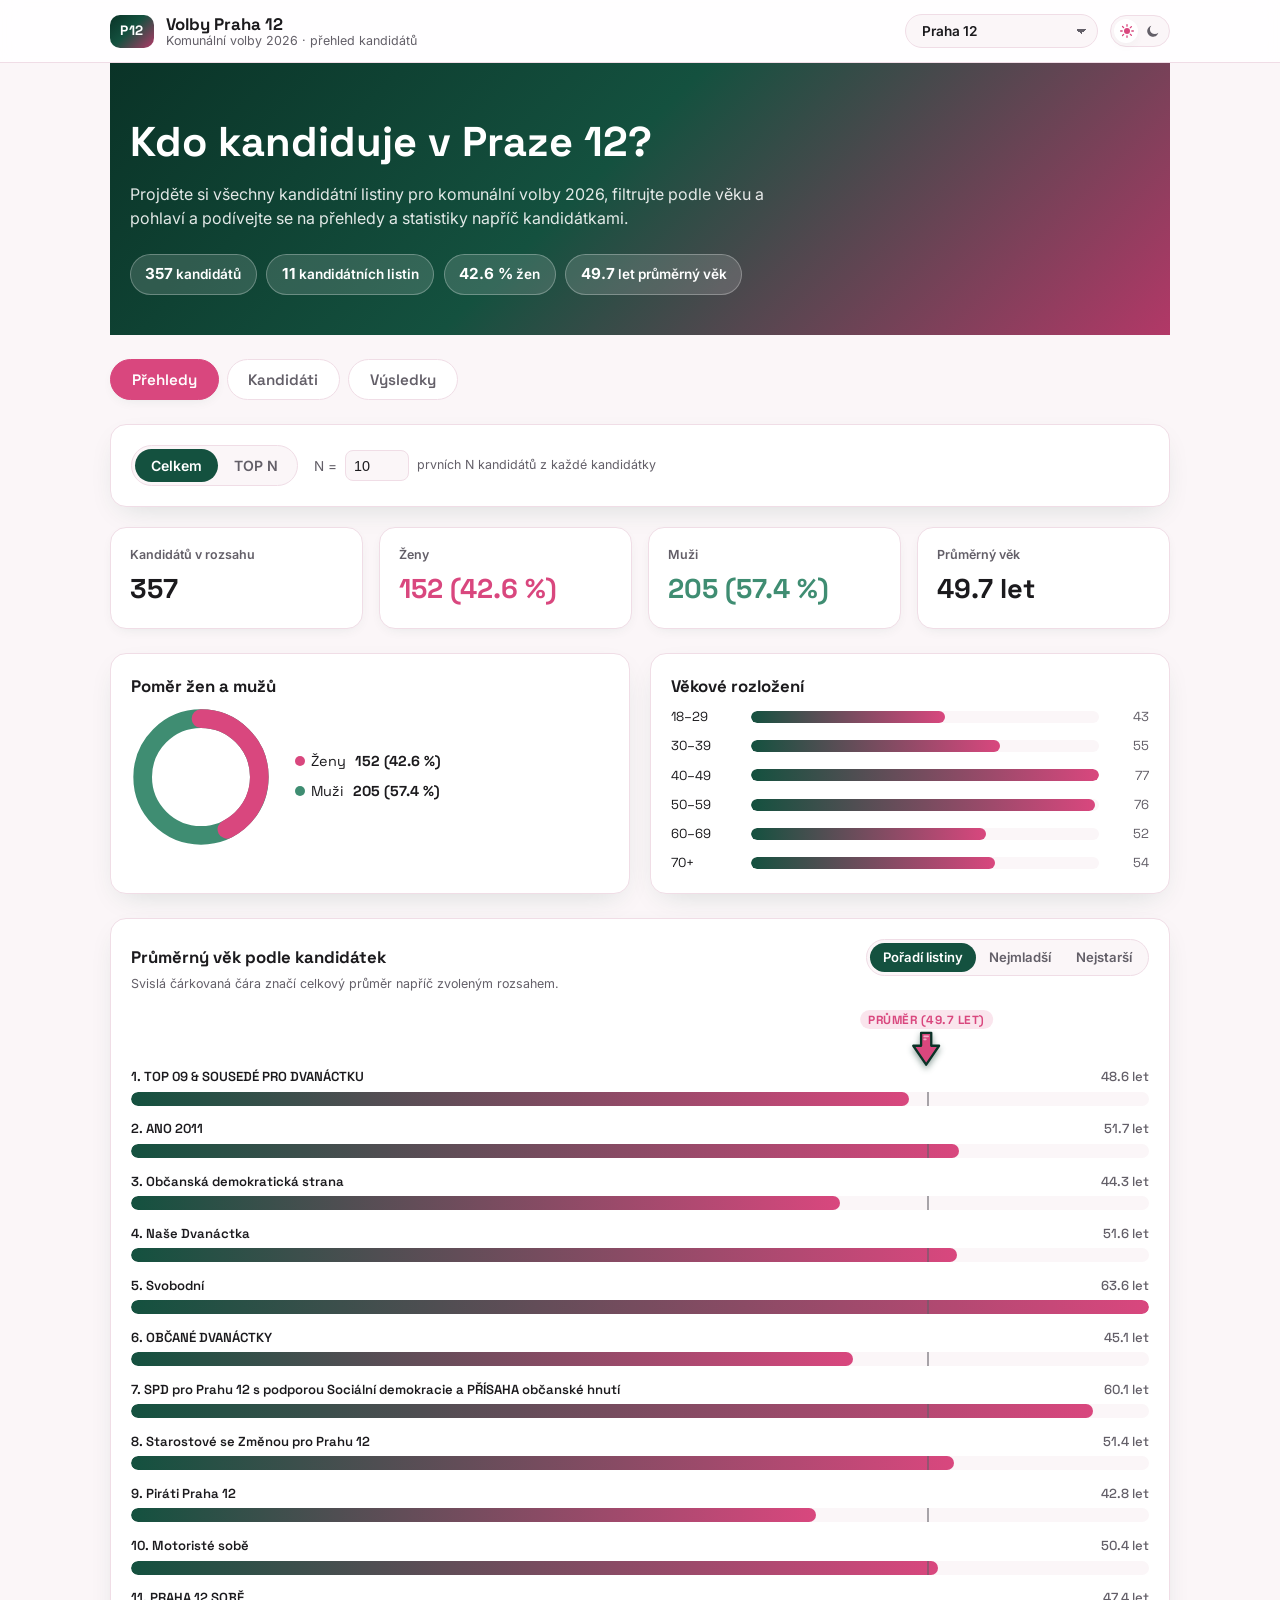
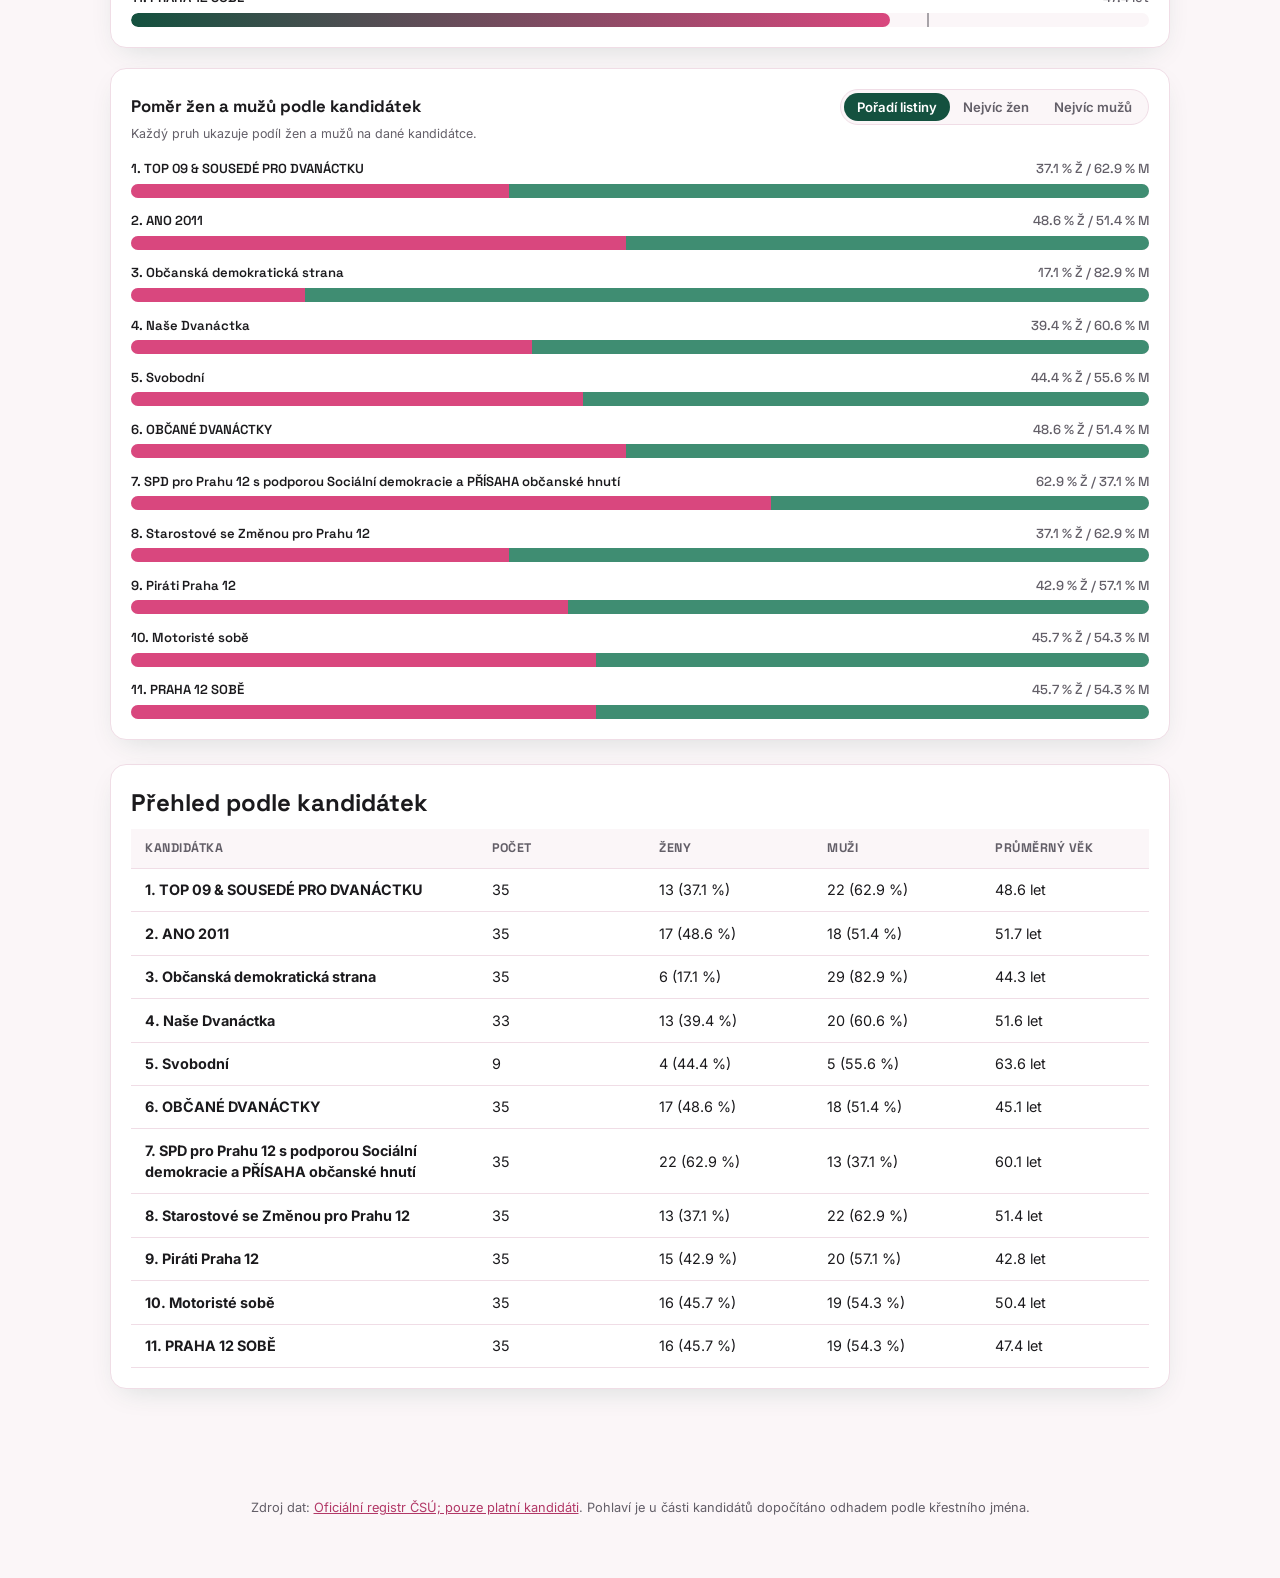
<file: index.html>
<!doctype html>
<html lang="cs">
<head>
  <meta charset="UTF-8" />
  <meta name="viewport" content="width=device-width, initial-scale=1" />
  <title>Volby Praha 12 — komunální volby 2026</title>
  <meta name="description" content="Přehled kandidátů do zastupitelstva MČ Praha 12 pro komunální volby 2026 — jména, věk, povolání, filtrování a statistiky." />
  <link rel="icon" href="data:,">
  <link rel="preconnect" href="https://fonts.googleapis.com">
  <link rel="preconnect" href="https://fonts.gstatic.com" crossorigin>
  <link href="https://fonts.googleapis.com/css2?family=Space+Grotesk:wght@500;600;700&family=Inter:wght@400;500;600;700&display=swap" rel="stylesheet">
  <link rel="stylesheet" href="css/styles.css" />
</head>
<body>
  <header class="site-header">
    <div class="site-header__inner">
      <div class="brand">
        <span class="brand__badge" id="brand-badge">P12</span>
        <div class="brand__text">
          <strong id="brand-title">Volby Praha 12</strong>
          <span>Komunální volby 2026 · přehled kandidátů</span>
        </div>
      </div>
      <div class="header-controls">
        <div class="municipality-switch" id="municipality-switch">
          <select id="municipality-select" class="municipality-select" aria-label="Městská část"></select>
        </div>
        <button id="theme-toggle" class="theme-switch" type="button" role="switch" aria-checked="false" aria-label="Přepnout tmavý režim">
          <span class="theme-switch__icon theme-switch__icon--sun" aria-hidden="true">
            <svg viewBox="0 0 24 24" fill="none" xmlns="http://www.w3.org/2000/svg">
              <circle cx="12" cy="12" r="4.5" fill="currentColor"/>
              <g stroke="currentColor" stroke-width="2" stroke-linecap="round">
                <path d="M12 2.5v2.3M12 19.2v2.3M21.5 12h-2.3M4.8 12H2.5M18.6 5.4l-1.6 1.6M6.9 17.1l-1.6 1.6M18.6 18.6l-1.6-1.6M6.9 6.9 5.3 5.3"/>
              </g>
            </svg>
          </span>
          <span class="theme-switch__icon theme-switch__icon--moon" aria-hidden="true">
            <svg viewBox="0 0 24 24" fill="none" xmlns="http://www.w3.org/2000/svg">
              <path d="M20 14.5A8.5 8.5 0 1 1 9.5 4a7 7 0 0 0 10.5 10.5Z" fill="currentColor"/>
            </svg>
          </span>
          <span class="theme-switch__thumb" aria-hidden="true"></span>
        </button>
      </div>
    </div>
  </header>

  <main>
    <section class="hero">
      <div class="hero__inner">
        <h1 id="hero-title">Kdo kandiduje v Praze&nbsp;12?</h1>
        <p>Projděte si všechny kandidátní listiny pro komunální volby 2026, filtrujte podle věku a pohlaví a podívejte se na přehledy a statistiky napříč kandidátkami.</p>
        <div class="hero__stats" id="hero-stats" aria-live="polite"></div>
      </div>
    </section>

    <nav class="tabs" role="tablist" aria-label="Sekce">
      <button class="tabs__btn is-active" id="tab-btn-overview" role="tab" aria-selected="true" aria-controls="tab-overview">Přehledy</button>
      <button class="tabs__btn" id="tab-btn-candidates" role="tab" aria-selected="false" aria-controls="tab-candidates">Kandidáti</button>
      <button class="tabs__btn" id="tab-btn-results" role="tab" aria-selected="false" aria-controls="tab-results">Výsledky</button>
    </nav>

    <!-- ===================== VÝSLEDKY ===================== -->
    <section id="tab-results" class="tab-panel" role="tabpanel" aria-labelledby="tab-btn-results">
      <div class="sample-banner" id="results-sample-banner" hidden>
        <span aria-hidden="true">⚠️</span>
        <span id="results-sample-text"></span>
      </div>
      <p class="empty-state" id="results-error" role="alert" hidden></p>

      <div class="card results-toolbar">
        <div id="results-location-filter" hidden>
          <div class="results-location-filter__row">
            <div class="results-location-filter__field">
              <span id="results-station-label">Sídlo volební místnosti</span>
              <details class="results-picker" id="results-station-picker">
                <summary aria-labelledby="results-station-label results-station-value"><span id="results-station-value">Všechny okrsky</span></summary>
                <div class="results-picker__options" id="results-station-options" role="group" aria-labelledby="results-station-label"></div>
              </details>
            </div>
            <div class="results-location-filter__field results-location-filter__field--precinct" id="results-precinct-field" hidden>
              <span id="results-precinct-label">Okrsek v tomto sídle</span>
              <details class="results-picker" id="results-precinct-picker">
                <summary aria-labelledby="results-precinct-label results-precinct-value"><span id="results-precinct-value">Všechny okrsky v sídle</span></summary>
                <div class="results-picker__options" id="results-precinct-options" role="group" aria-labelledby="results-precinct-label"></div>
              </details>
            </div>
          </div>
          <p class="chart-card__hint">Šedé položky zatím nejsou sečtené. Sídlo s více okrsky ukazuje jejich společné výsledky; jednotlivý okrsek vyberete ve druhém filtru.</p>
        </div>
        <p class="results-scope" id="results-scope" aria-live="polite"></p>
        <div class="results-toolbar__row">
          <div class="results-progress">
            <div class="results-progress__label">
              <span>Sečteno okrsků</span>
              <strong id="results-precincts">–</strong>
            </div>
            <div class="results-progress__track"><div class="results-progress__fill" id="results-precincts-fill"></div></div>
          </div>
          <div class="results-meta">
            <div><span>Volební účast</span><strong id="results-turnout">–</strong></div>
            <div title="Čas vytvoření zdrojových dat u ČSÚ; při opakovaném načtení stejných dat se nemění."><span>Čas dat ČSÚ</span><strong id="results-updated">–</strong></div>
            <div title="Poslední úspěšné načtení zveřejněných výsledků do této stránky, nikoliv stažení z ČSÚ."><span>Naposledy načteno</span><strong id="results-fetched">–</strong></div>
          </div>
        </div>
        <div class="results-toolbar__row">
          <label class="results-autorefresh">
            <input type="checkbox" id="results-autorefresh-toggle" checked />
            Automaticky obnovovat (60 s)
          </label>
          <button class="btn btn--ghost" id="results-refresh-btn">⟳ Aktualizovat teď</button>
        </div>
      </div>

      <div class="card table-card">
        <h2>Výsledky kandidátek</h2>
        <p class="chart-card__hint" id="results-party-hint">Průběžné mandáty jsou odhad podle aktuálních hlasů; oficiální výsledky budou až po úplném sečtení.</p>
        <div class="party-bar-chart party-bar-chart--results" id="results-party-chart"></div>
      </div>

      <div class="card table-card">
        <h2>Zastupitelstvo (<span id="results-seats-confirmed">0</span> z <span id="results-seats-total">35</span> obsazeno)</h2>
        <p class="chart-card__hint" id="results-council-hint">Křesla se obsadí podle seznamu zvolených zastupitelů zveřejněného ČSÚ.</p>
        <div class="seats-grid" id="results-seats-grid"></div>
      </div>
    </section>

    <!-- ===================== KANDIDÁTI ===================== -->
    <section id="tab-candidates" class="tab-panel" role="tabpanel" aria-labelledby="tab-btn-candidates">
      <div class="toolbar card">
        <div class="toolbar__row">
          <div class="segmented" role="group" aria-label="Zobrazení">
            <button class="segmented__btn is-active" data-view="grouped">Podle kandidátek</button>
            <button class="segmented__btn" data-view="flat">Všichni najednou</button>
          </div>
          <div class="search-box">
            <span aria-hidden="true">🔍</span>
            <input type="search" id="search-input" placeholder="Hledat jméno nebo povolání…" aria-label="Hledat kandidáta" />
          </div>
        </div>
        <div class="toolbar__row">
          <div class="filter-group">
            <span class="filter-group__label">Pohlaví</span>
            <div class="segmented segmented--sm" role="group" aria-label="Pohlaví">
              <button class="segmented__btn is-active" data-gender="all">Všichni</button>
              <button class="segmented__btn" data-gender="F">Ženy</button>
              <button class="segmented__btn" data-gender="M">Muži</button>
            </div>
          </div>
          <div class="filter-group filter-group--grow">
            <span class="filter-group__label">Věk (let)</span>
            <div class="age-filter">
              <input type="number" id="age-min-number" class="age-number-input" aria-label="Minimální věk" inputmode="numeric" />
              <div class="range-slider" id="age-range-slider">
                <div class="range-slider__track"></div>
                <div class="range-slider__range"></div>
                <input type="range" id="age-min" step="1" />
                <input type="range" id="age-max" step="1" />
              </div>
              <input type="number" id="age-max-number" class="age-number-input" aria-label="Maximální věk" inputmode="numeric" />
            </div>
          </div>
          <button class="btn btn--ghost" id="reset-filters">Zrušit filtry</button>
        </div>
      </div>

      <p class="result-count" id="result-count" aria-live="polite"></p>

      <div id="grouped-view" class="grouped-view"></div>
      <div id="flat-view" class="flat-view" hidden>
        <div class="table-wrap card">
          <table class="candidates-table">
            <thead>
              <tr>
                <th>#</th>
                <th>Jméno</th>
                <th>Věk</th>
                <th>Povolání</th>
                <th>Kandidátka</th>
              </tr>
            </thead>
            <tbody id="flat-table-body"></tbody>
          </table>
        </div>
      </div>
      <p class="empty-state" id="empty-state" hidden>Žádný kandidát neodpovídá zvoleným filtrům.</p>
    </section>

    <!-- ===================== PŘEHLEDY ===================== -->
    <section id="tab-overview" class="tab-panel is-active" role="tabpanel" aria-labelledby="tab-btn-overview">
      <div class="toolbar card">
        <div class="toolbar__row">
          <div class="segmented" role="group" aria-label="Rozsah přehledu">
            <button class="segmented__btn is-active" data-scope="all">Celkem</button>
            <button class="segmented__btn" data-scope="top">TOP N</button>
          </div>
          <div class="topn-input" id="topn-wrap" hidden>
            <label for="topn-input">N =</label>
            <input type="number" id="topn-input" min="1" max="35" value="10" />
            <span class="hint">prvních N kandidátů z každé kandidátky</span>
          </div>
        </div>
      </div>

      <div class="summary-grid" id="summary-grid"></div>

      <div class="chart-grid">
        <div class="card chart-card">
          <h2>Poměr žen a mužů</h2>
          <div class="donut-wrap">
            <svg viewBox="0 0 120 120" class="donut" id="gender-donut" role="img" aria-label="Poměr žen a mužů">
              <circle cx="60" cy="60" r="50" class="donut__bg"></circle>
              <circle cx="60" cy="60" r="50" class="donut__segment donut__segment--female" id="donut-female"></circle>
            </svg>
            <div class="donut-legend">
              <div><span class="dot dot--female"></span>Ženy <strong id="legend-female"></strong></div>
              <div><span class="dot dot--male"></span>Muži <strong id="legend-male"></strong></div>
            </div>
          </div>
        </div>
        <div class="card chart-card">
          <h2>Věkové rozložení</h2>
          <div class="bar-chart" id="age-bar-chart"></div>
        </div>
      </div>

      <div class="chart-grid chart-grid--stack">
        <div class="card chart-card">
          <div class="chart-card__header">
            <h2>Průměrný věk podle kandidátek</h2>
            <div class="segmented segmented--sm" role="group" aria-label="Řazení podle věku">
              <button class="segmented__btn is-active" data-age-sort="default">Pořadí listiny</button>
              <button class="segmented__btn" data-age-sort="asc">Nejmladší</button>
              <button class="segmented__btn" data-age-sort="desc">Nejstarší</button>
            </div>
          </div>
          <p class="chart-card__hint">Svislá čárkovaná čára značí celkový průměr napříč zvoleným rozsahem.</p>
          <div class="party-chart-wrap">
            <div class="avg-marker" id="party-age-avg-marker" hidden>
              <span class="avg-marker__label">Průměr</span>
              <svg class="avg-marker__arrow" viewBox="0 0 64 78" aria-hidden="true">
                <path class="avg-marker__arrow-shape" d="M21 4 L43 4 L43 32 L60 32 L32 73 L4 32 L21 32 Z" stroke-linejoin="round" stroke-linecap="round"/>
                <rect class="avg-marker__arrow-shine" x="26" y="10" width="12" height="3.5" rx="1.75"/>
                <rect class="avg-marker__arrow-shine" x="26" y="16.5" width="7" height="3.5" rx="1.75"/>
              </svg>
            </div>
            <div class="party-bar-chart" id="party-age-chart"></div>
          </div>
        </div>
        <div class="card chart-card">
          <div class="chart-card__header">
            <h2>Poměr žen a mužů podle kandidátek</h2>
            <div class="segmented segmented--sm" role="group" aria-label="Řazení podle poměru žen a mužů">
              <button class="segmented__btn is-active" data-gender-sort="default">Pořadí listiny</button>
              <button class="segmented__btn" data-gender-sort="female">Nejvíc žen</button>
              <button class="segmented__btn" data-gender-sort="male">Nejvíc mužů</button>
            </div>
          </div>
          <p class="chart-card__hint">Každý pruh ukazuje podíl žen a mužů na dané kandidátce.</p>
          <div class="party-bar-chart party-bar-chart--stacked" id="party-gender-chart"></div>
        </div>
      </div>

      <div class="card table-card">
        <h2>Přehled podle kandidátek</h2>
        <div class="table-wrap">
          <table class="overview-table">
            <thead>
              <tr>
                <th>Kandidátka</th>
                <th>Počet</th>
                <th>Ženy</th>
                <th>Muži</th>
                <th>Průměrný věk</th>
              </tr>
            </thead>
            <tbody id="overview-table-body"></tbody>
          </table>
        </div>
      </div>
    </section>
  </main>

  <footer class="site-footer">
    <p>Zdroj dat:
      <a href="https://volby.gov.cz/opendata/kv2026/kv2026_opendata.htm" target="_blank" rel="noopener" id="source-link">Český statistický úřad</a>.
      Pohlaví je u části kandidátů dopočítáno odhadem podle křestního jména.
    </p>
  </footer>

  <script src="js/app.js"></script>
</body>
</html>
</file>
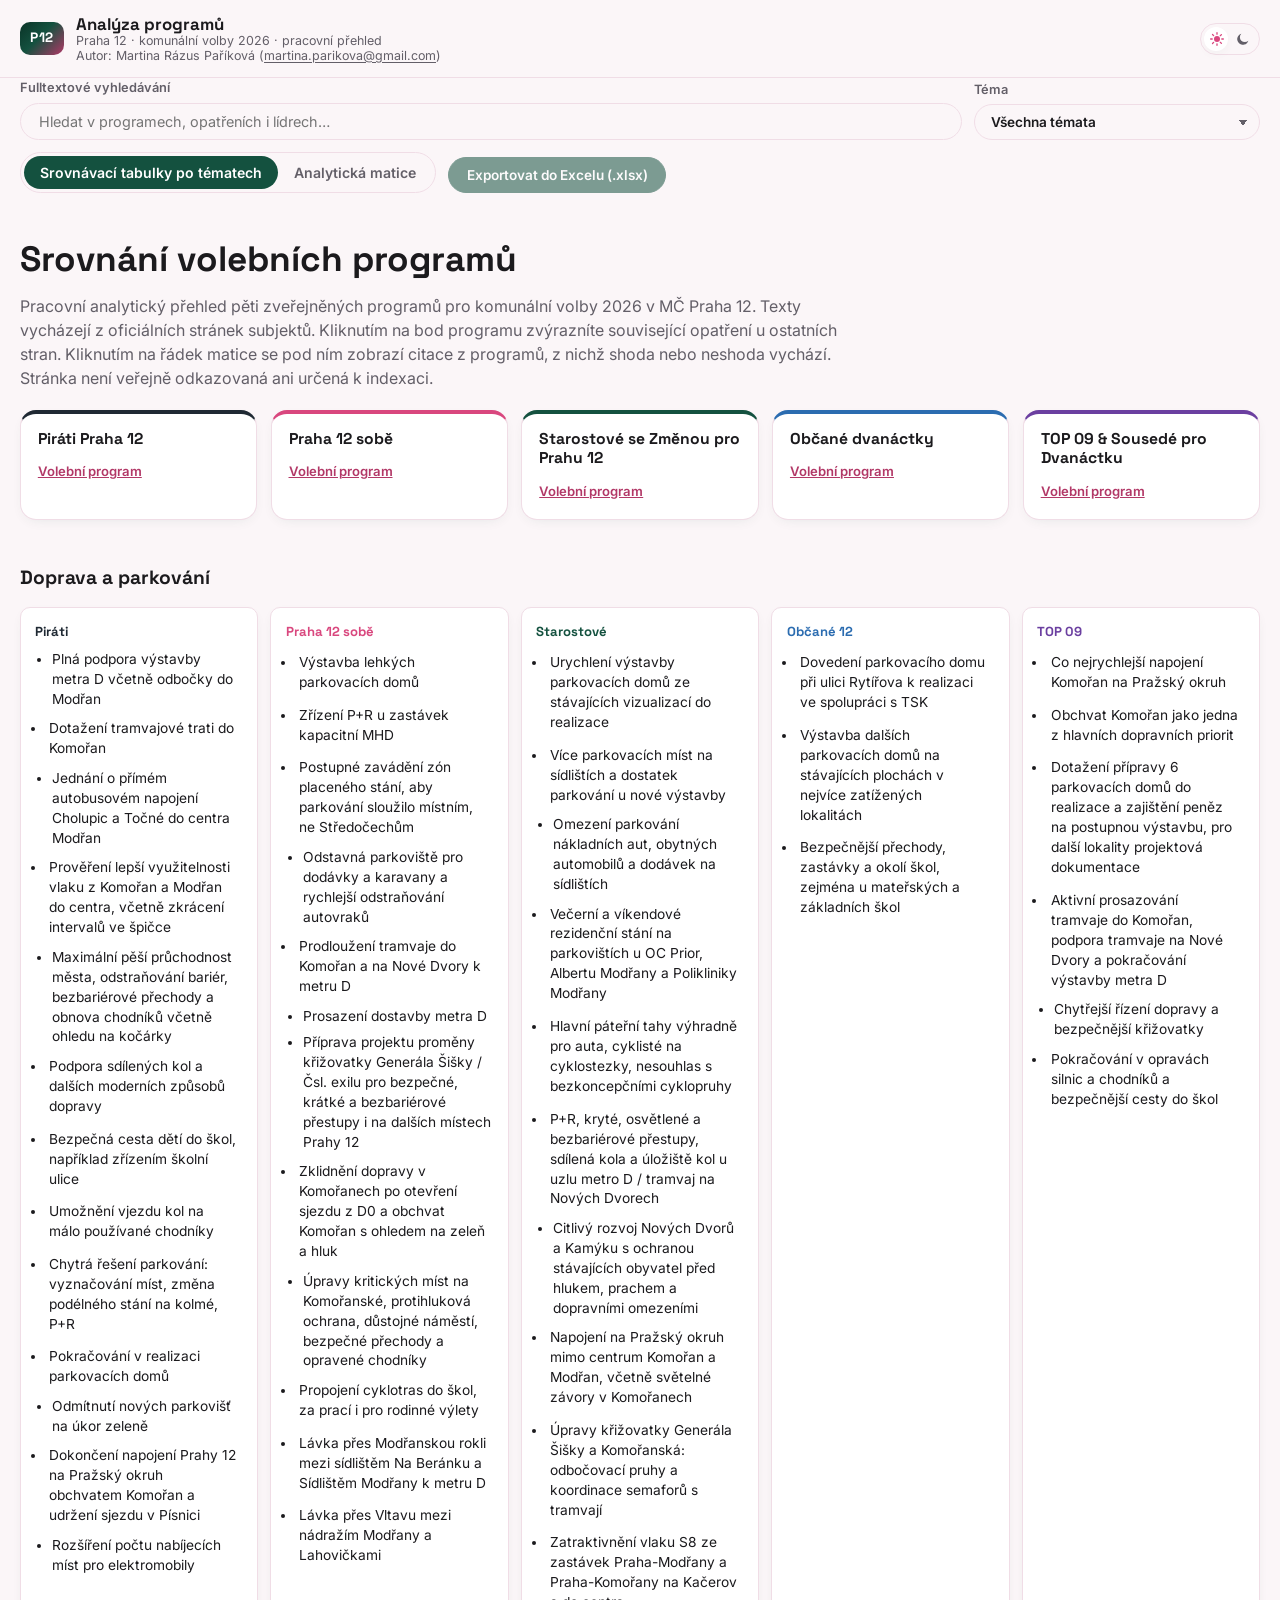
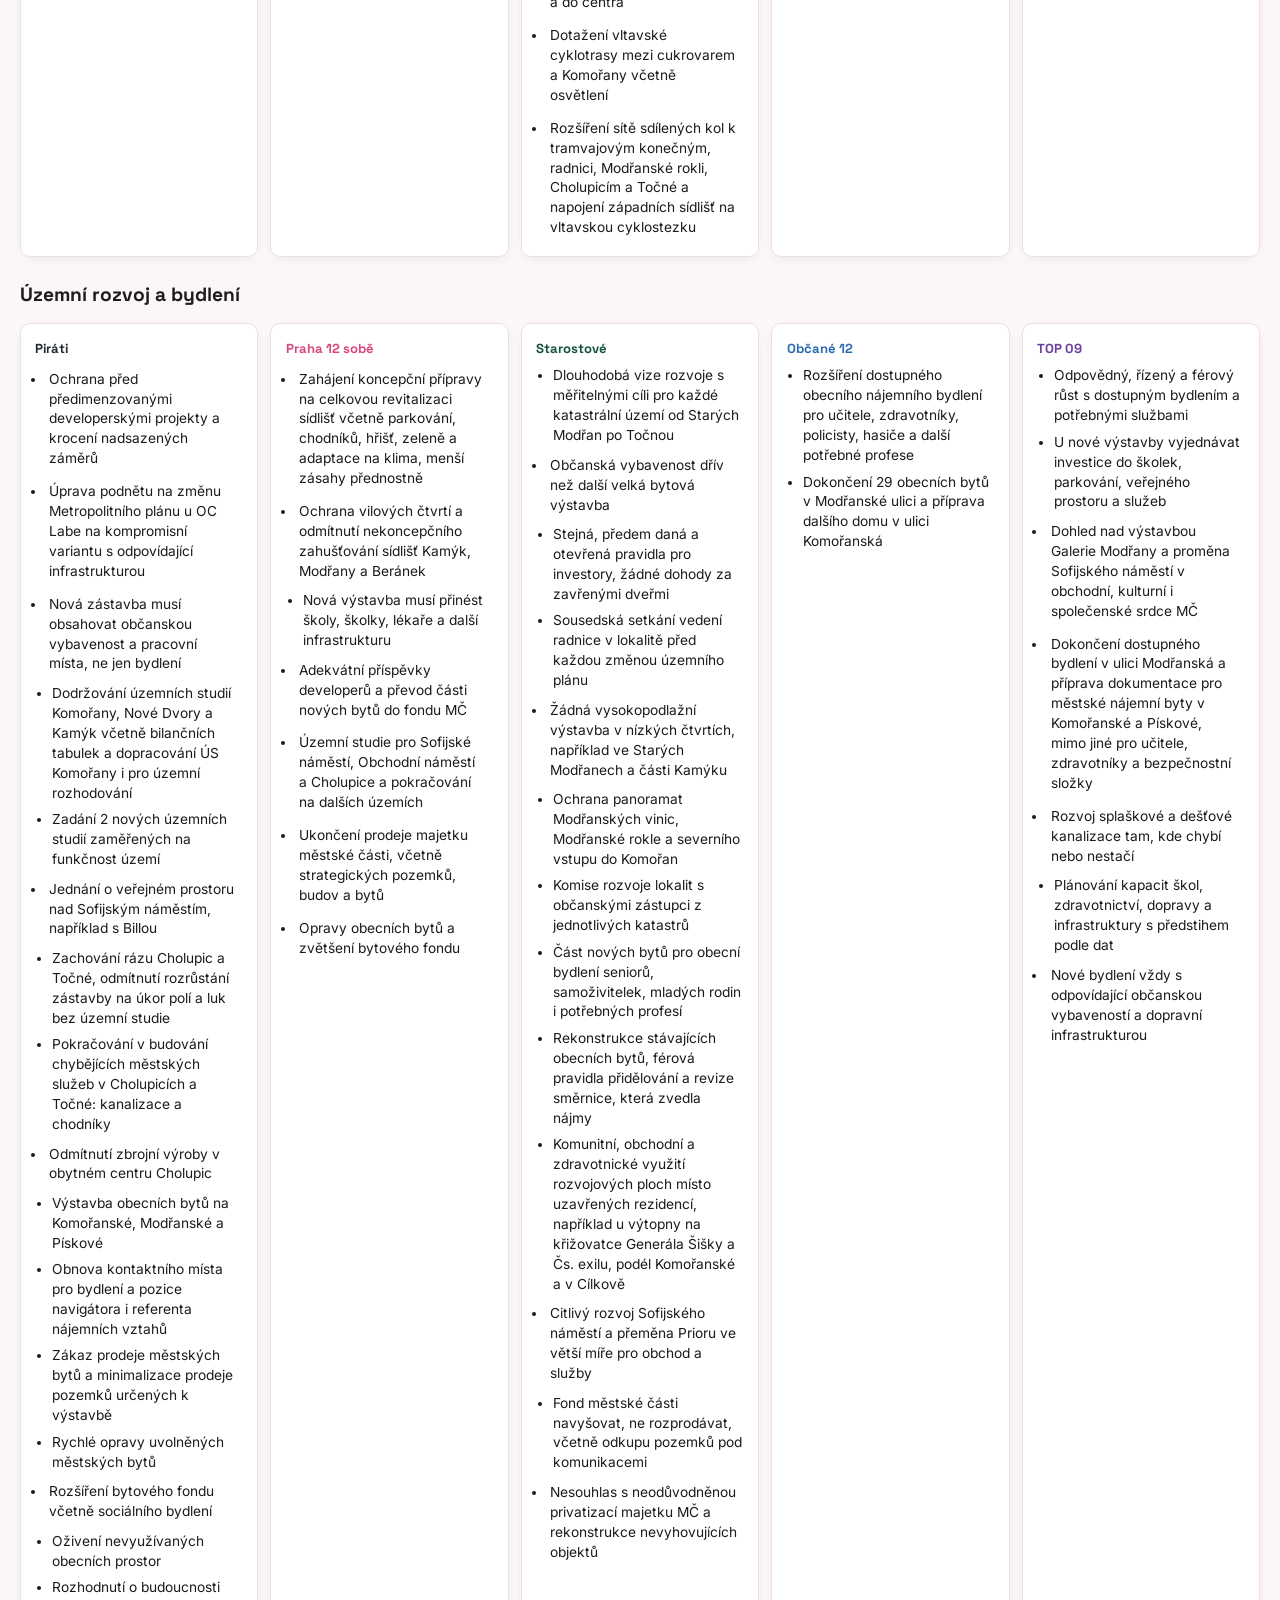
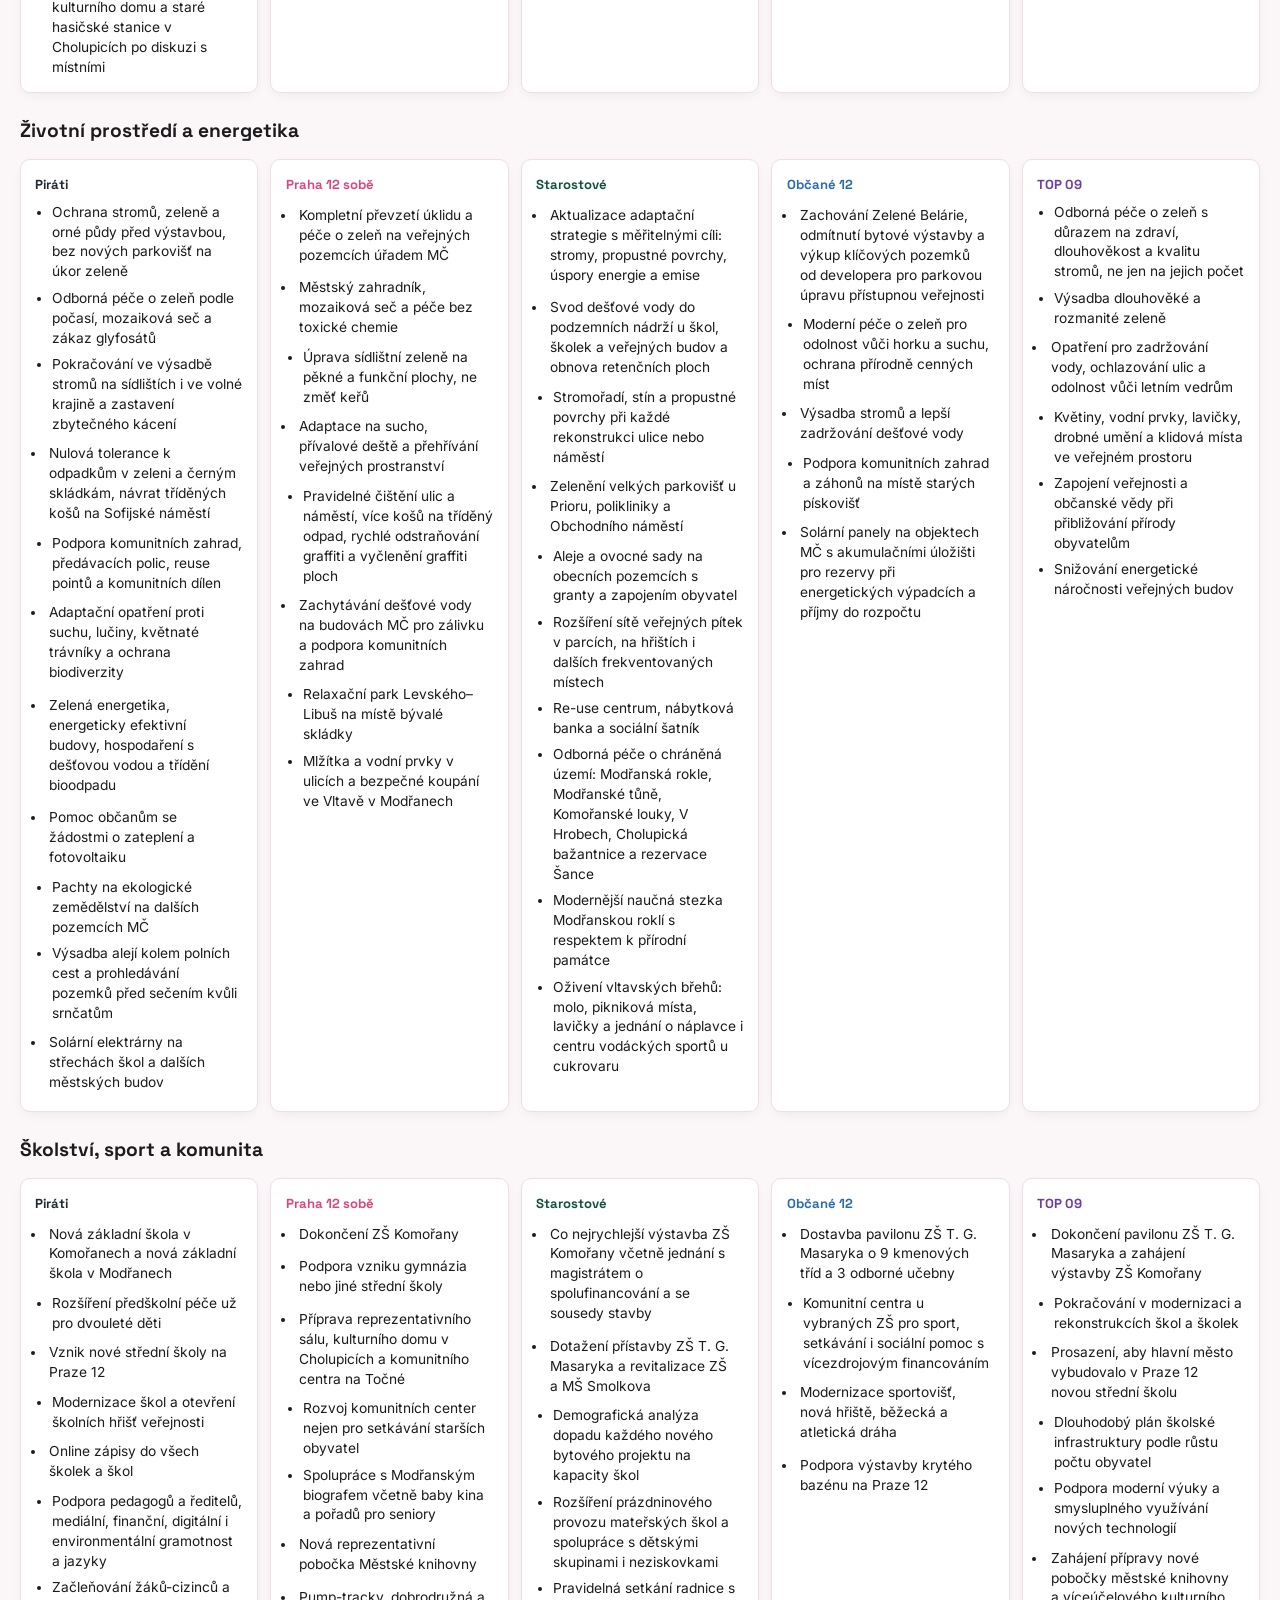
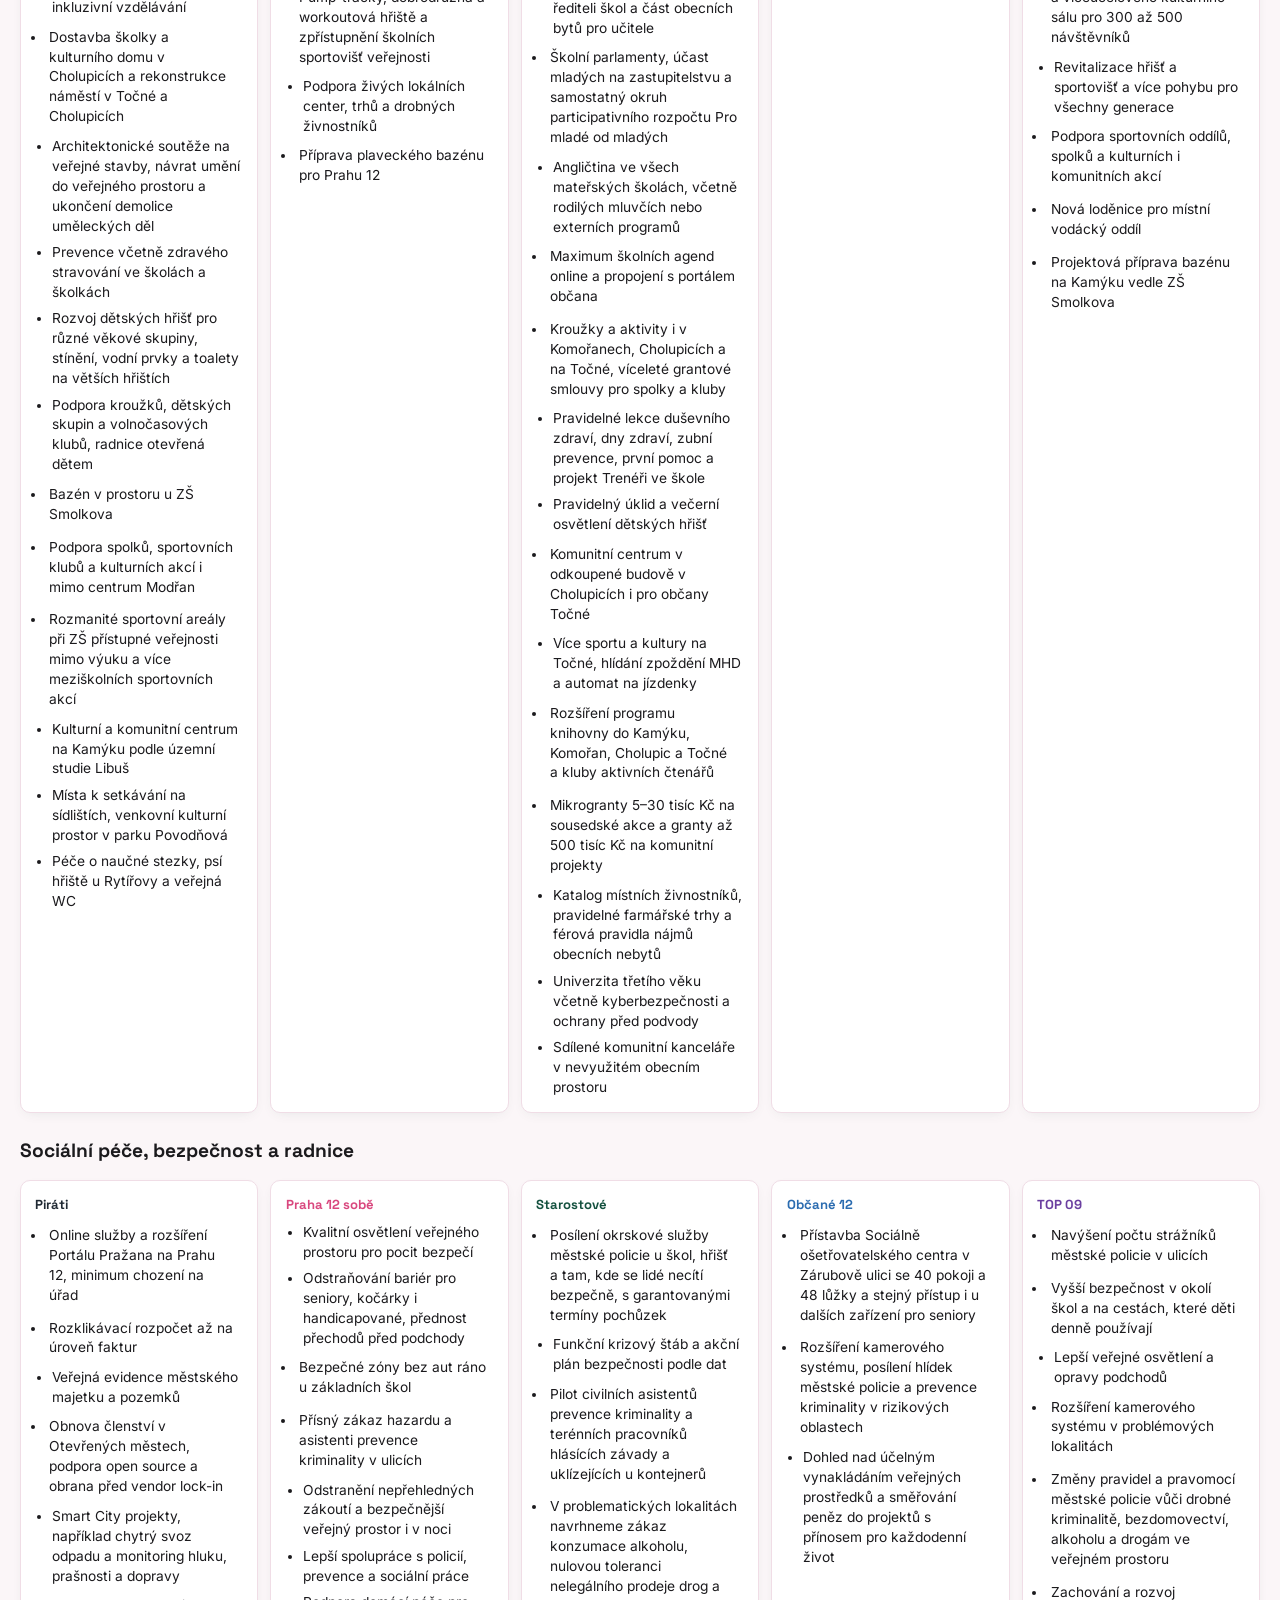
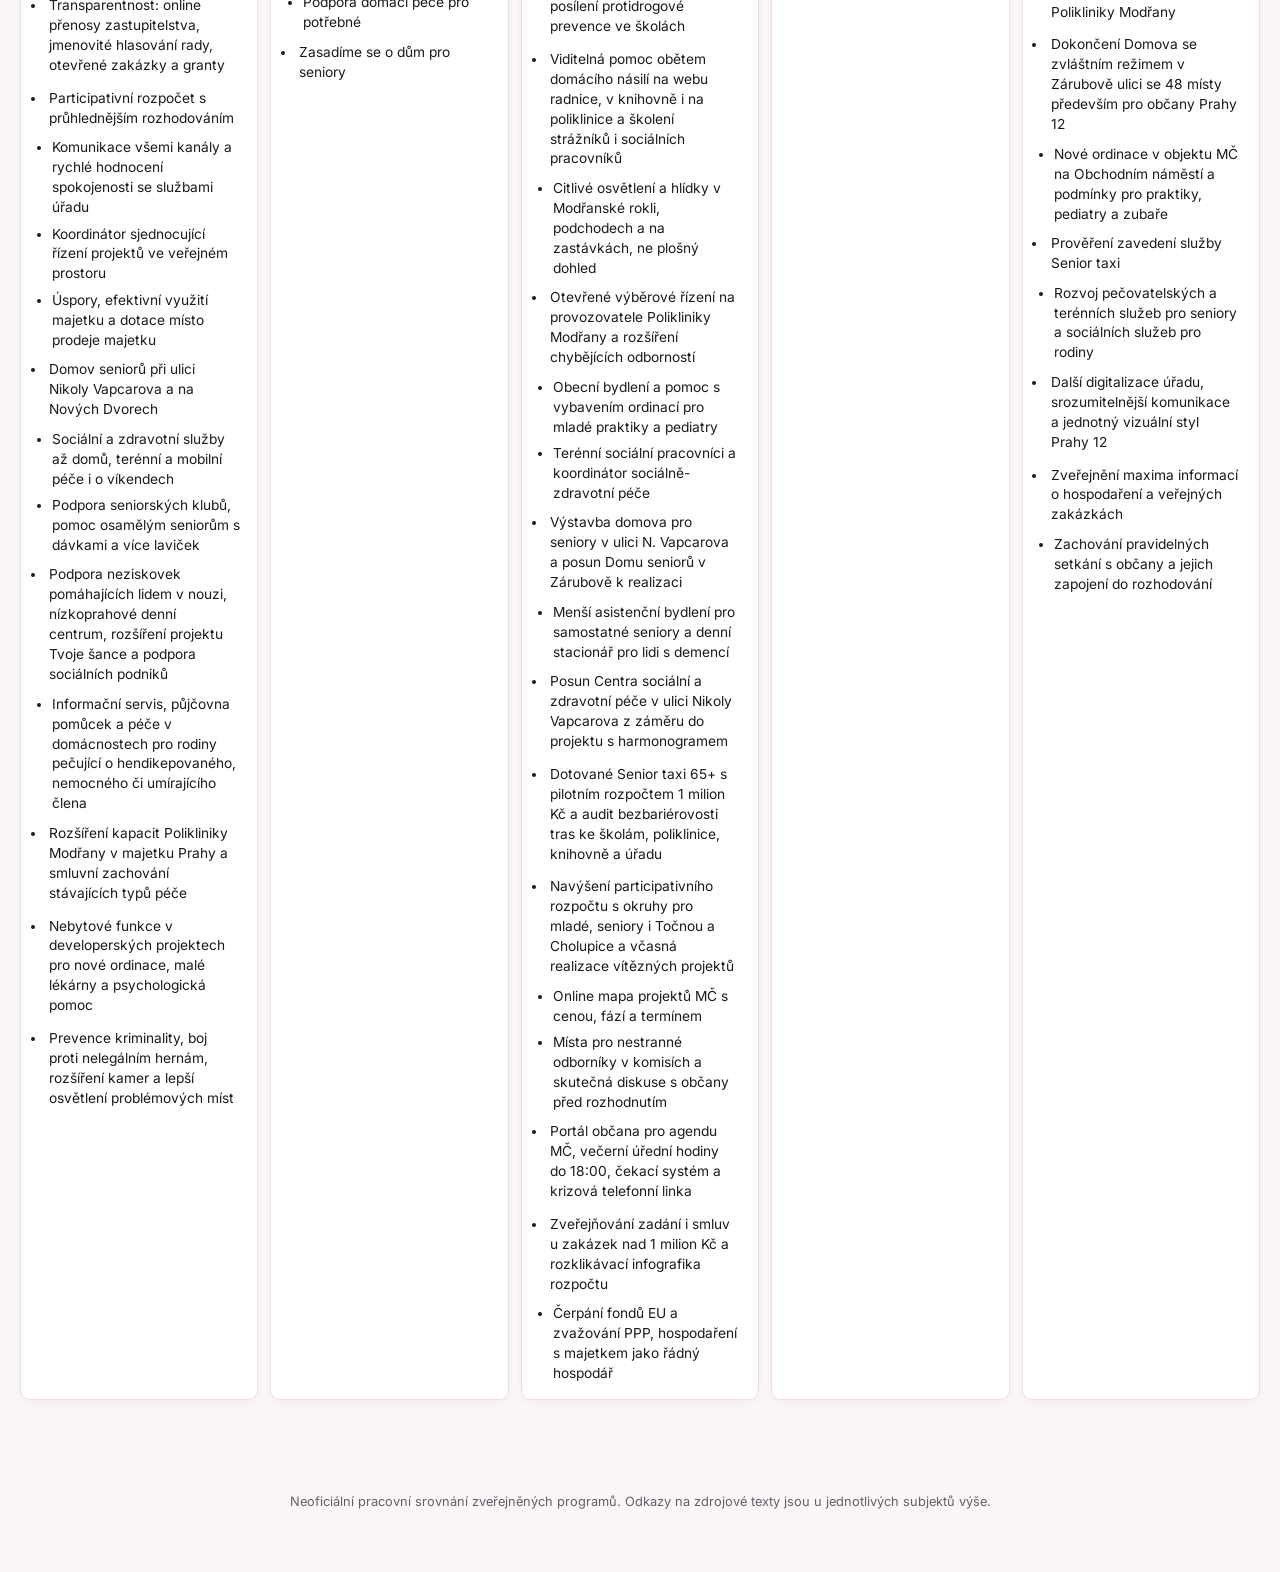
<file: analyza-p12-2026/index.html>
<!doctype html>
<html lang="cs">
<head>
  <meta charset="UTF-8" />
  <meta name="viewport" content="width=device-width, initial-scale=1" />
  <title>Analýza programů Praha 12 — komunální volby 2026</title>
  <meta name="robots" content="noindex, nofollow">
  <meta name="description" content="Interní srovnání volebních programů komunálních voleb 2026 v MČ Praha 12." />
  <link rel="icon" href="data:,">
  <link rel="preconnect" href="https://fonts.googleapis.com">
  <link rel="preconnect" href="https://fonts.gstatic.com" crossorigin>
  <link href="https://fonts.googleapis.com/css2?family=Space+Grotesk:wght@500;600;700&family=Inter:wght@400;500;600;700&display=swap" rel="stylesheet">
  <link rel="stylesheet" href="../css/styles.css" />
  <link rel="stylesheet" href="styles.css" />
  <script>
    (function () {
      var saved = localStorage.getItem("p12-theme");
      var prefersDark = window.matchMedia && window.matchMedia("(prefers-color-scheme: dark)").matches;
      var theme = saved || (prefersDark ? "dark" : "light");
      document.documentElement.setAttribute("data-theme", theme);
    })();
  </script>
</head>
<body class="analysis-page">
  <div class="analysis-sticky">
    <header class="site-header">
      <div class="site-header__inner">
        <div class="brand">
          <span class="brand__badge">P12</span>
          <div class="brand__text">
            <strong>Analýza programů</strong>
            <span>Praha 12 · komunální volby 2026 · pracovní přehled</span>
            <span class="analysis-author">Autor: Martina Rázus Paříková (<a href="mailto:martina.parikova@gmail.com">martina.parikova@gmail.com</a>)</span>
          </div>
        </div>
        <div class="header-controls">
          <button id="theme-toggle" class="theme-switch" type="button" role="switch" aria-checked="false" aria-label="Přepnout tmavý režim">
            <span class="theme-switch__icon theme-switch__icon--sun" aria-hidden="true">
              <svg viewBox="0 0 24 24" fill="none" xmlns="http://www.w3.org/2000/svg">
                <circle cx="12" cy="12" r="4.5" fill="currentColor"/>
                <g stroke="currentColor" stroke-width="2" stroke-linecap="round">
                  <path d="M12 2.5v2.3M12 19.2v2.3M21.5 12h-2.3M4.8 12H2.5M18.6 5.4l-1.6 1.6M6.9 17.1l-1.6 1.6M18.6 18.6l-1.6-1.6M6.9 6.9 5.3 5.3"/>
                </g>
              </svg>
            </span>
            <span class="theme-switch__icon theme-switch__icon--moon" aria-hidden="true">
              <svg viewBox="0 0 24 24" fill="none" xmlns="http://www.w3.org/2000/svg">
                <path d="M20 14.5A8.5 8.5 0 1 1 9.5 4a7 7 0 0 0 10.5 10.5Z" fill="currentColor"/>
              </svg>
            </span>
            <span class="theme-switch__thumb" aria-hidden="true"></span>
          </button>
        </div>
      </div>
    </header>

    <div class="analysis-toolbar">
      <div class="analysis-toolbar__row">
        <label class="filter-group filter-group--grow">
          <span class="filter-group__label">Fulltextové vyhledávání</span>
          <div class="search-box">
            <input id="analysis-search" type="search" placeholder="Hledat v programech, opatřeních i lídrech…" autocomplete="off" />
          </div>
        </label>
        <label class="filter-group">
          <span class="filter-group__label">Téma</span>
          <select id="topic-filter" class="analysis-select" aria-label="Filtrovat podle tématu"></select>
        </label>
      </div>
      <div class="analysis-toolbar__row">
        <div class="segmented" role="group" aria-label="Přepínač zobrazení">
          <button class="segmented__btn is-active" type="button" data-view="compare" aria-pressed="true">Srovnávací tabulky po tématech</button>
          <button class="segmented__btn" type="button" data-view="matrix" aria-pressed="false">Analytická matice</button>
        </div>
        <button id="export-xlsx" class="btn btn--primary" type="button">Exportovat do Excelu (.xlsx)</button>
      </div>
      <p id="related-hint" class="related-hint" hidden></p>
    </div>
  </div>

  <main>
    <section class="analysis-hero">
      <h1>Srovnání volebních programů</h1>
      <p>Pracovní analytický přehled pěti zveřejněných programů pro komunální volby 2026 v MČ Praha 12. Texty vycházejí z oficiálních stránek subjektů. Kliknutím na bod programu zvýrazníte související opatření u ostatních stran. Kliknutím na řádek matice se pod ním zobrazí citace z programů, z nichž shoda nebo neshoda vychází. Stránka není veřejně odkazovaná ani určená k indexaci.</p>
      <div class="party-overview" id="party-overview"></div>
    </section>

    <div id="view-compare"></div>

    <section id="view-matrix" class="card table-card" hidden>
      <p class="legend">
        <span><i class="swatch swatch--agree" aria-hidden="true"></i> Zelená = shoda většiny stran</span>
        <span><i class="swatch swatch--diverge" aria-hidden="true"></i> Oranžová = rozdílný přístup / specifický návrh</span>
        <span><i class="swatch swatch--conflict" aria-hidden="true"></i> Červená = střet</span>
      </p>
      <div class="matrix-wrap">
        <table class="matrix-table">
          <thead>
            <tr>
              <th>Opatření</th>
              <th>Piráti</th>
              <th>Praha 12 sobě</th>
              <th>STAN</th>
              <th>Občané 12</th>
              <th>TOP 09</th>
              <th>Stav shody</th>
            </tr>
          </thead>
          <tbody id="matrix-body"></tbody>
        </table>
      </div>
    </section>

    <p class="empty-state" id="analysis-empty" hidden>Pro zadané hledání nebo téma se nic nenašlo.</p>
  </main>

  <footer class="site-footer">
    <p>Neoficiální pracovní srovnání zveřejněných programů. Odkazy na zdrojové texty jsou u jednotlivých subjektů výše.</p>
  </footer>

  <script src="https://cdn.sheetjs.com/xlsx-0.20.3/package/dist/xlsx.full.min.js"></script>
  <script src="data.js"></script>
  <script src="app.js"></script>
</body>
</html>
</file>
<file: css/styles.css>
/* ===================== Design tokens ===================== */
:root {
  --font-heading: "Space Grotesk", "Inter", system-ui, sans-serif;
  --font-body: "Inter", system-ui, -apple-system, "Segoe UI", sans-serif;

  --color-bg: #fbf6f8;
  --color-bg-alt: #ffffff;
  --color-text: #1b1a1d;
  --color-text-muted: #635f68;
  --color-border: #f0dde6;
  --color-pending: #67676d;
  --color-pending-bg: #eeeef0;

  --color-pink: #d9477e;
  --color-pink-dark: #b23867;
  --color-pink-light: #e678a0;
  --color-green: #14513f;
  --color-green-light: #3f8d72;
  --color-green-dark: #0a3327;

  --color-female: var(--color-pink);
  --color-male: var(--color-green-light);

  --gradient-hero: linear-gradient(135deg, var(--color-green-dark) 0%, var(--color-green) 45%, var(--color-pink-dark) 100%);
  --shadow-card: 0 10px 30px -12px rgba(15, 76, 58, 0.18);
  --shadow-soft: 0 4px 14px -6px rgba(15, 76, 58, 0.12);
  --radius: 16px;
  --radius-sm: 10px;

  color-scheme: light;
}

:root[data-theme="dark"] {
  --color-bg: #0e1715;
  --color-bg-alt: #16211d;
  --color-text: #e9e6e8;
  --color-text-muted: #9aa6a0;
  --color-border: #263330;
  --color-pending: #b5b5bc;
  --color-pending-bg: #292c2e;

  --color-pink: #c96488;
  --color-pink-dark: #ab4f72;
  --color-pink-light: #d884a1;
  --color-green: #336b55;
  --color-green-light: #4f9880;
  --color-green-dark: #152821;

  --color-female: var(--color-pink);
  --color-male: var(--color-green-light);

  --gradient-hero: linear-gradient(135deg, #07120e 0%, #0f3b2b 45%, #5a0f36 100%);
  --shadow-card: 0 10px 30px -10px rgba(0, 0, 0, 0.5);
  --shadow-soft: 0 4px 16px -6px rgba(0, 0, 0, 0.45);
  color-scheme: dark;
}

* { box-sizing: border-box; }

html, body {
  margin: 0;
  padding: 0;
}

/* Prevent mobile browsers (iOS Safari / Chrome) from auto-inflating font
   size inside narrow table columns that sit within a wider, scrollable
   table - the cause of oddly huge text on phones. */
html {
  -webkit-text-size-adjust: 100%;
  text-size-adjust: 100%;
}

body {
  font-family: var(--font-body);
  background: var(--color-bg);
  color: var(--color-text);
  transition: background-color .25s ease, color .25s ease;
  line-height: 1.5;
}

h1, h2, h3 {
  font-family: var(--font-heading);
  margin: 0 0 .5rem;
}

a { color: var(--color-pink-dark); }
:root[data-theme="dark"] a { color: var(--color-pink-light); }

main {
  max-width: 1100px;
  margin: 0 auto;
  padding: 0 1.25rem 4rem;
}

/* ===================== Header ===================== */
.site-header {
  position: sticky;
  top: 0;
  z-index: 20;
  background: color-mix(in srgb, var(--color-bg-alt) 88%, transparent);
  backdrop-filter: blur(10px);
  border-bottom: 1px solid var(--color-border);
}

.site-header__inner {
  max-width: 1100px;
  margin: 0 auto;
  padding: .85rem 1.25rem;
  display: flex;
  align-items: center;
  justify-content: space-between;
  gap: .75rem;
  flex-wrap: wrap;
}

.brand { display: flex; align-items: center; gap: .75rem; }

.header-controls { display: flex; align-items: center; gap: .75rem; }

.brand__badge {
  font-family: var(--font-heading);
  font-weight: 700;
  color: #fff;
  background: var(--gradient-hero);
  padding: .4rem .65rem;
  border-radius: 10px;
  font-size: .85rem;
  letter-spacing: .03em;
}

.brand__text { display: flex; flex-direction: column; line-height: 1.2; }
.brand__text strong { font-family: var(--font-heading); font-size: 1.05rem; }
.brand__text span { font-size: .78rem; color: var(--color-text-muted); }

/* Theme toggle — sliding switch with sun/moon icons in site colors */
.theme-switch {
  position: relative;
  width: 60px;
  height: 32px;
  padding: 0;
  border: 1px solid var(--color-border);
  border-radius: 999px;
  background: var(--color-bg);
  cursor: pointer;
  flex: none;
}
.theme-switch__icon {
  position: absolute;
  top: 50%;
  transform: translateY(-50%);
  width: 16px;
  height: 16px;
  display: flex;
  align-items: center;
  justify-content: center;
  transition: color .2s ease;
}
.theme-switch__icon svg { width: 100%; height: 100%; }
.theme-switch__icon--sun { left: 8px; color: var(--color-pink); z-index: 2; }
.theme-switch__icon--moon { right: 8px; color: var(--color-text-muted); z-index: 2; }
.theme-switch[aria-checked="true"] .theme-switch__icon--sun { color: var(--color-text-muted); }
.theme-switch[aria-checked="true"] .theme-switch__icon--moon { color: var(--color-green-light); }
.theme-switch__thumb {
  position: absolute;
  z-index: 1;
  top: 3px;
  left: 3px;
  width: 24px;
  height: 24px;
  border-radius: 50%;
  background: var(--color-bg-alt);
  box-shadow: var(--shadow-soft);
  transition: transform .25s ease;
}
.theme-switch[aria-checked="true"] .theme-switch__thumb { transform: translateX(30px); }

/* ===================== Hero ===================== */
.hero {
  background: var(--gradient-hero);
  color: #fff;
  padding: 3rem 1.25rem 2.5rem;
  margin-bottom: 1.5rem;
}
.hero__inner { max-width: 1100px; margin: 0 auto; }
.hero h1 {
  font-size: clamp(1.7rem, 4vw, 2.6rem);
  font-weight: 700;
}
.hero p {
  max-width: 640px;
  color: rgba(255,255,255,.88);
  margin: 0 0 1.5rem;
}
.hero__stats {
  display: flex;
  flex-wrap: wrap;
  gap: .6rem;
}
.hero__stats .chip {
  background: rgba(255,255,255,.14);
  border: 1px solid rgba(255,255,255,.28);
  padding: .5rem .9rem;
  border-radius: 999px;
  font-size: .85rem;
  font-weight: 600;
}
.hero__stats .chip strong { font-size: .95rem; }

/* ===================== Tabs ===================== */
.tabs {
  display: flex;
  gap: .5rem;
  margin-bottom: 1.5rem;
}
.tabs__btn {
  font-family: var(--font-heading);
  font-weight: 600;
  padding: .65rem 1.3rem;
  border-radius: 999px;
  border: 1px solid var(--color-border);
  background: var(--color-bg-alt);
  color: var(--color-text-muted);
  cursor: pointer;
  font-size: .95rem;
  transition: all .18s ease;
}
.tabs__btn.is-active {
  background: var(--color-pink);
  border-color: var(--color-pink);
  color: #fff;
  box-shadow: var(--shadow-soft);
}
.tab-panel { display: none; }
.tab-panel.is-active { display: block; animation: fadein .25s ease; }
@keyframes fadein { from { opacity: 0; transform: translateY(4px);} to { opacity: 1; transform: translateY(0);} }

/* ===================== Cards / toolbar ===================== */
.card {
  background: var(--color-bg-alt);
  border: 1px solid var(--color-border);
  border-radius: var(--radius);
  box-shadow: var(--shadow-card);
  padding: 1.25rem;
}

.toolbar { margin-bottom: 1.25rem; display: flex; flex-direction: column; gap: 1rem; }
.toolbar__row {
  display: flex;
  flex-wrap: wrap;
  align-items: center;
  gap: 1rem;
}

.segmented {
  display: inline-flex;
  background: var(--color-bg);
  border: 1px solid var(--color-border);
  border-radius: 999px;
  padding: 3px;
}
.segmented__btn {
  border: none;
  background: transparent;
  color: var(--color-text-muted);
  padding: .5rem 1rem;
  border-radius: 999px;
  cursor: pointer;
  font-weight: 600;
  font-size: .88rem;
  font-family: var(--font-body);
  transition: all .18s ease;
  white-space: nowrap;
}
.segmented__btn.is-active {
  background: var(--color-green);
  color: #fff;
}
.segmented--sm .segmented__btn { padding: .4rem .8rem; font-size: .82rem; }

.municipality-select {
  appearance: none;
  border: 1px solid var(--color-border);
  background: var(--color-bg);
  color: var(--color-text);
  font-family: var(--font-body);
  font-weight: 600;
  font-size: .85rem;
  padding: .5rem 2rem .5rem 1rem;
  border-radius: 999px;
  cursor: pointer;
  background-image: linear-gradient(45deg, transparent 50%, var(--color-text-muted) 50%), linear-gradient(135deg, var(--color-text-muted) 50%, transparent 50%);
  background-position: calc(100% - 16px) center, calc(100% - 11px) center;
  background-size: 5px 5px, 5px 5px;
  background-repeat: no-repeat;
}
.municipality-select:focus-visible { outline: 2px solid var(--color-pink); outline-offset: 1px; }

.search-box {
  flex: 1;
  min-width: 220px;
  display: flex;
  align-items: center;
  gap: .5rem;
  background: var(--color-bg);
  border: 1px solid var(--color-border);
  border-radius: 999px;
  padding: .5rem 1rem;
}
.search-box input {
  border: none;
  background: transparent;
  outline: none;
  width: 100%;
  font-size: .9rem;
  color: var(--color-text);
  font-family: var(--font-body);
}

.filter-group { display: flex; flex-direction: column; gap: .35rem; }
.filter-group--grow { flex: 1; min-width: 280px; }
.filter-group__label { font-size: .8rem; color: var(--color-text-muted); font-weight: 600; }

.age-filter {
  display: flex;
  align-items: center;
  gap: .75rem;
}
.age-number-input {
  width: 58px;
  flex: none;
  padding: .4rem .5rem;
  border-radius: 8px;
  border: 1px solid var(--color-border);
  background: var(--color-bg);
  color: var(--color-text);
  font-size: .9rem;
  font-family: var(--font-body);
  text-align: center;
  -moz-appearance: textfield;
}
.age-number-input::-webkit-outer-spin-button,
.age-number-input::-webkit-inner-spin-button {
  -webkit-appearance: none;
  margin: 0;
}
.age-number-input:focus { outline: 2px solid var(--color-pink); outline-offset: 1px; }

.btn {
  font-family: var(--font-body);
  border-radius: 999px;
  padding: .55rem 1.1rem;
  font-weight: 600;
  font-size: .85rem;
  cursor: pointer;
  border: 1px solid transparent;
}
.btn--ghost {
  background: transparent;
  border-color: var(--color-border);
  color: var(--color-text-muted);
}
.btn--ghost:hover { border-color: var(--color-pink); color: var(--color-pink); }

/* Range slider (dual handle) */
.range-slider {
  position: relative;
  height: 28px;
  display: flex;
  align-items: center;
  flex: 1;
  min-width: 120px;
}
.range-slider__track {
  position: absolute;
  left: 0; right: 0;
  height: 4px;
  border-radius: 4px;
  background: var(--color-border);
  z-index: 1;
}
.range-slider__range {
  position: absolute;
  height: 4px;
  border-radius: 4px;
  background: var(--color-pink);
  z-index: 1;
}
.range-slider input[type="range"] {
  position: absolute;
  width: 100%;
  margin: 0;
  background: none;
  pointer-events: none;
  -webkit-appearance: none;
  appearance: none;
  height: 28px;
  z-index: 2;
}
.range-slider input[type="range"]::-webkit-slider-thumb {
  pointer-events: all;
  -webkit-appearance: none;
  appearance: none;
  width: 18px;
  height: 18px;
  border-radius: 50%;
  background: var(--color-green);
  border: 3px solid #fff;
  box-shadow: 0 1px 4px rgba(0,0,0,.35);
  cursor: pointer;
}
.range-slider input[type="range"]::-moz-range-thumb {
  pointer-events: all;
  width: 18px;
  height: 18px;
  border-radius: 50%;
  background: var(--color-green);
  border: 3px solid #fff;
  cursor: pointer;
}
.range-slider input[type="range"]::-webkit-slider-runnable-track,
.range-slider input[type="range"]::-moz-range-track { background: transparent; }

.result-count {
  font-size: .85rem;
  color: var(--color-text-muted);
  margin: 0 0 1rem .25rem;
}

/* ===================== Accordion (grouped view) ===================== */
.party-card {
  border: 1px solid var(--color-border);
  border-radius: var(--radius);
  background: var(--color-bg-alt);
  margin-bottom: .9rem;
  overflow: hidden;
  box-shadow: var(--shadow-soft);
}
.party-card__header {
  width: 100%;
  display: flex;
  align-items: center;
  justify-content: space-between;
  gap: 1rem;
  padding: 1rem 1.2rem;
  background: transparent;
  border: none;
  cursor: pointer;
  text-align: left;
  color: var(--color-text);
  font-family: var(--font-body);
}
.party-card__title {
  display: flex;
  flex-direction: column;
  gap: .15rem;
}
.party-card__title strong { font-family: var(--font-heading); font-size: 1.02rem; }
.party-card__meta { font-size: .78rem; color: var(--color-text-muted); display: flex; gap: .6rem; flex-wrap: wrap; }
.party-card__chevron { transition: transform .2s ease; color: var(--color-pink); font-size: 1.1rem; }
.party-card.is-open .party-card__chevron { transform: rotate(180deg); }
.party-card__body { display: none; border-top: 1px solid var(--color-border); }
.party-card.is-open .party-card__body { display: block; }

.badge {
  display: inline-flex;
  align-items: center;
  gap: .3rem;
  padding: .15rem .55rem;
  border-radius: 999px;
  font-size: .72rem;
  font-weight: 700;
}
.badge--female { background: color-mix(in srgb, var(--color-female) 16%, transparent); color: var(--color-female); }
.badge--male { background: color-mix(in srgb, var(--color-male) 16%, transparent); color: var(--color-male); }

/* ===================== Tables ===================== */
.table-wrap { overflow-x: auto; max-width: 100%; }
.candidates-table, .overview-table {
  width: 100%;
  min-width: 640px;
  border-collapse: collapse;
  font-size: .9rem;
  table-layout: fixed;
}
.candidates-table th, .candidates-table td,
.overview-table th, .overview-table td {
  text-align: left;
  padding: .65rem .9rem;
  border-bottom: 1px solid var(--color-border);
  white-space: nowrap;
  overflow: hidden;
  text-overflow: ellipsis;
}
.candidates-table td:nth-child(1), .candidates-table th:nth-child(1) { width: 56px; }
.candidates-table td:nth-child(2), .candidates-table th:nth-child(2) { width: var(--name-col-width, 220px); white-space: nowrap; }
.candidates-table td:nth-child(3), .candidates-table th:nth-child(3) { width: 60px; }
.candidates-table td:nth-child(4), .candidates-table th:nth-child(4) { white-space: normal; }
.candidates-table td:nth-child(5), .candidates-table th:nth-child(5) { white-space: normal; width: 18%; }
.overview-table td:nth-child(1), .overview-table th:nth-child(1) { white-space: normal; width: 34%; }
.candidates-table thead th, .overview-table thead th {
  font-family: var(--font-heading);
  font-size: .78rem;
  text-transform: uppercase;
  letter-spacing: .04em;
  color: var(--color-text-muted);
  background: var(--color-bg);
  position: sticky;
  top: 0;
}
.candidates-table tbody tr:hover, .overview-table tbody tr:hover {
  background: color-mix(in srgb, var(--color-pink) 6%, transparent);
}
.table-wrap.card { padding: 0; border-radius: var(--radius); }
.table-card { margin-top: 1.5rem; }

.empty-state {
  text-align: center;
  color: var(--color-text-muted);
  padding: 2.5rem 1rem;
}

/* ===================== Overview / summary ===================== */
.summary-grid {
  display: grid;
  grid-template-columns: repeat(auto-fit, minmax(150px, 1fr));
  gap: 1rem;
  margin-bottom: 1.5rem;
}
.summary-card {
  background: var(--color-bg-alt);
  border: 1px solid var(--color-border);
  border-radius: var(--radius);
  padding: 1.1rem 1.2rem;
  box-shadow: var(--shadow-soft);
}
.summary-card span {
  display: block;
  font-size: .78rem;
  color: var(--color-text-muted);
  font-weight: 600;
  margin-bottom: .3rem;
}
.summary-card strong {
  font-family: var(--font-heading);
  font-size: 1.7rem;
}
.summary-card.female strong { color: var(--color-female); }
.summary-card.male strong { color: var(--color-male); }

.topn-input {
  display: flex;
  align-items: center;
  gap: .5rem;
  font-size: .85rem;
  color: var(--color-text-muted);
}
.topn-input input {
  width: 64px;
  padding: .4rem .5rem;
  border-radius: 8px;
  border: 1px solid var(--color-border);
  background: var(--color-bg);
  color: var(--color-text);
  font-size: .9rem;
}
.topn-input .hint { font-size: .78rem; }

.chart-grid {
  display: grid;
  grid-template-columns: repeat(auto-fit, minmax(280px, 1fr));
  gap: 1.25rem;
  margin-bottom: 1.5rem;
}
.chart-grid--stack { grid-template-columns: 1fr; }
.chart-card { min-width: 0; }
.chart-card h2 { font-size: 1.05rem; }
.chart-card__hint { font-size: .78rem; color: var(--color-text-muted); margin: -.3rem 0 1rem; }
.chart-card__header {
  display: flex;
  align-items: center;
  justify-content: space-between;
  flex-wrap: wrap;
  gap: .6rem;
  margin-bottom: .25rem;
}
.chart-card__header h2 { margin-bottom: 0; }

.donut-wrap { display: flex; align-items: center; gap: 1.5rem; flex-wrap: wrap; }
.donut { width: 140px; height: 140px; transform: rotate(-90deg); }
.donut__bg { fill: none; stroke: var(--color-male); stroke-width: 16; }
.donut__segment { fill: none; stroke-width: 16; stroke-linecap: round; transition: stroke-dasharray .4s ease; }
.donut__segment--female { stroke: var(--color-female); }

.donut-legend { display: flex; flex-direction: column; gap: .5rem; font-size: .9rem; font-family: var(--font-heading); }
.donut-legend strong { margin-left: .3rem; }
.dot { width: 10px; height: 10px; border-radius: 50%; display: inline-block; margin-right: .4rem; }
.dot--female { background: var(--color-female); }
.dot--male { background: var(--color-male); }

.bar-chart { display: flex; flex-direction: column; gap: .6rem; }
.bar-row { display: grid; grid-template-columns: 70px 1fr 40px; align-items: center; gap: .6rem; font-size: .82rem; font-family: var(--font-heading); }
.bar-row__track { background: var(--color-bg); border-radius: 999px; height: 12px; overflow: hidden; }
.bar-row__fill { height: 100%; background: linear-gradient(90deg, var(--color-green), var(--color-pink)); border-radius: 999px; }
.bar-row__count { text-align: right; color: var(--color-text-muted); }

/* Per-party comparison bar charts (overview tab) */
.party-bar-chart { display: flex; flex-direction: column; gap: .85rem; }
.party-bar-row { display: flex; flex-direction: column; gap: .3rem; }
.party-bar-row__label {
  display: flex;
  justify-content: space-between;
  gap: .5rem;
  font-size: .82rem;
  font-weight: 600;
  font-family: var(--font-heading);
}
.party-bar-row__label span:first-child {
  flex: 1 1 auto;
  min-width: 0;
  white-space: nowrap;
  overflow: hidden;
  text-overflow: ellipsis;
}
.party-bar-row__label span:last-child { flex: none; color: var(--color-text-muted); font-weight: 500; white-space: nowrap; }
.party-bar-row__track {
  position: relative;
  background: var(--color-bg);
  border-radius: 999px;
  height: 14px;
  overflow: hidden;
}
.party-bar-row__fill {
  height: 100%;
  background: linear-gradient(90deg, var(--color-green), var(--color-pink));
  border-radius: 999px;
}
.party-bar-row__avg-line {
  position: absolute;
  top: -3px;
  bottom: -3px;
  width: 2px;
  background: var(--color-text-muted);
  opacity: .55;
}

/* Average marker (arrow + label) shown above the age comparison chart */
.party-chart-wrap { position: relative; padding-top: 3.6rem; }
.avg-marker {
  position: absolute;
  top: 0;
  transform: translateX(-50%);
  display: flex;
  flex-direction: column;
  align-items: center;
  gap: .1rem;
  line-height: 1.1;
  white-space: nowrap;
}
.avg-marker__label {
  font-family: var(--font-heading);
  font-size: .74rem;
  font-weight: 700;
  text-transform: uppercase;
  letter-spacing: .04em;
  color: var(--color-pink);
  background: color-mix(in srgb, var(--color-pink) 14%, transparent);
  padding: .2rem .55rem;
  border-radius: 999px;
}
.avg-marker__arrow {
  width: 30px;
  height: 36px;
  filter: drop-shadow(0 3px 3px color-mix(in srgb, var(--color-green-dark) 45%, transparent));
}
.avg-marker__arrow-shape {
  fill: var(--color-pink);
  stroke: var(--color-green-dark);
  stroke-width: 5;
}
.avg-marker__arrow-shine { fill: #fff; opacity: .55; }

/* Stacked gender ratio bars */
.party-bar-chart--stacked .party-bar-row__track {
  display: flex;
  background: var(--color-border);
}
.party-bar-chart--stacked .party-bar-row__segment--female { background: var(--color-female); height: 100%; }
.party-bar-chart--stacked .party-bar-row__segment--male { background: var(--color-male); height: 100%; }

/* ===================== Results tab ===================== */
.sample-banner {
  display: flex;
  align-items: center;
  gap: .6rem;
  background: color-mix(in srgb, #e8a73c 16%, transparent);
  border: 1px solid color-mix(in srgb, #e8a73c 45%, transparent);
  color: color-mix(in srgb, #e8a73c 65%, var(--color-text));
  border-radius: var(--radius-sm);
  padding: .75rem 1rem;
  font-size: .85rem;
  font-weight: 600;
  margin-bottom: 1.25rem;
}

.results-toolbar { display: flex; flex-direction: column; gap: 1rem; margin-bottom: 1.5rem; }
.results-toolbar[hidden] { display: none; }
.results-location-filter__row { display: flex; flex-wrap: wrap; gap: 1rem; }
#results-location-filter > .chart-card__hint { margin: .65rem 0 0; }
.results-location-filter__field { flex: 2 1 300px; min-width: 0; }
.results-location-filter__field--precinct { flex: 1 1 240px; }
.results-location-filter__field > span { display: block; font-size: .82rem; font-weight: 600; margin-bottom: .35rem; }
.results-picker { position: relative; }
.results-picker summary {
  padding: .75rem 1rem;
  border: 1px solid var(--color-border);
  border-radius: var(--radius-sm);
  background: var(--color-bg-alt);
  cursor: pointer;
  font-size: .85rem;
  overflow-wrap: anywhere;
}
.results-picker[open] summary { border-color: var(--color-pink); }
.results-picker--pending summary { color: var(--color-pending); background: var(--color-pending-bg); }
.results-picker__options {
  position: absolute;
  z-index: 10;
  top: calc(100% + .35rem);
  width: 100%;
  max-height: 360px;
  overflow-y: auto;
  padding: .35rem;
  border: 1px solid var(--color-border);
  border-radius: var(--radius-sm);
  background: var(--color-bg-alt);
  box-shadow: var(--shadow-card);
}
.results-picker__option {
  display: flex;
  flex-direction: column;
  gap: .15rem;
  width: 100%;
  padding: .65rem .75rem;
  border: 2px solid transparent;
  border-radius: 7px;
  background: transparent;
  color: var(--color-text);
  font: inherit;
  font-size: .85rem;
  text-align: left;
  cursor: pointer;
}
.results-picker__option small { color: var(--color-text-muted); }
.results-picker__option--pending { background: var(--color-pending-bg); color: var(--color-pending); }
.results-picker__option--pending small { color: inherit; }
.results-picker__option + .results-picker__option { margin-top: .2rem; }
.results-picker__option:hover { border-color: var(--color-border); }
.results-picker__option[aria-pressed="true"] { border-color: var(--color-pink); }
.results-picker summary:focus-visible,
.results-picker__option:focus-visible { outline: 2px solid var(--color-pink); outline-offset: 2px; }
.results-scope { margin: 0; font-family: var(--font-heading); font-weight: 600; overflow-wrap: anywhere; }
.results-toolbar__row {
  display: flex;
  flex-wrap: wrap;
  align-items: center;
  gap: 1.25rem;
}

.results-progress { flex: 1 1 260px; display: flex; flex-direction: column; gap: .35rem; }
.results-progress__label {
  display: flex;
  justify-content: space-between;
  font-size: .82rem;
  color: var(--color-text-muted);
  font-weight: 600;
}
.results-progress__label strong { color: var(--color-text); font-family: var(--font-heading); }
.results-progress__track { height: 10px; background: var(--color-bg); border-radius: 999px; overflow: hidden; }
.results-progress__fill {
  height: 100%;
  background: linear-gradient(90deg, var(--color-green), var(--color-pink));
  border-radius: 999px;
  transition: width .4s ease;
}

.results-meta {
  display: flex;
  gap: 1.5rem;
  flex-wrap: wrap;
  font-size: .82rem;
  color: var(--color-text-muted);
}
.results-meta div { display: flex; flex-direction: column; gap: .2rem; }
.results-meta strong { color: var(--color-text); font-family: var(--font-heading); font-size: .95rem; }

.results-autorefresh {
  display: flex;
  align-items: center;
  gap: .5rem;
  font-size: .85rem;
  color: var(--color-text-muted);
  cursor: pointer;
}
.results-autorefresh input { accent-color: var(--color-pink); width: 16px; height: 16px; }

.party-bar-chart--results .party-bar-row__label span:last-child { color: var(--color-text); font-weight: 700; }

.results-below-threshold {
  margin-top: .5rem;
  padding: 1rem;
  border-top: 2px solid var(--color-text-muted);
  border-radius: 0 0 var(--radius-sm) var(--radius-sm);
  background: color-mix(in srgb, var(--color-text-muted) 10%, var(--color-bg-alt));
}
.results-below-threshold h3 {
  margin: 0 0 1rem;
  font-size: .85rem;
  color: var(--color-text-muted);
}
.results-below-threshold .party-bar-row__label,
.results-below-threshold .party-bar-row__label span:last-child {
  color: var(--color-text-muted);
}
.results-below-threshold .party-bar-row__track {
  background: var(--color-bg-alt);
}
.results-below-threshold .party-bar-row__fill {
  background: var(--color-text-muted);
}

.seats-grid {
  display: grid;
  grid-template-columns: repeat(auto-fill, minmax(230px, 1fr));
  gap: .5rem;
}
.seat-card {
  border: 1px solid var(--color-border);
  border-radius: var(--radius-sm);
  padding: .45rem .7rem;
  display: flex;
  flex-direction: column;
  justify-content: center;
  gap: .15rem;
  min-height: 48px;
  background: var(--color-bg);
}
.seat-card__top {
  display: flex;
  align-items: baseline;
  gap: .4rem;
  min-width: 0;
}
.seat-card__number {
  flex: none;
  font-size: .68rem;
  font-weight: 700;
  color: var(--color-text-muted);
  font-family: var(--font-heading);
}
.seat-card__name {
  flex: 1;
  min-width: 0;
  font-size: .82rem;
  font-weight: 700;
  line-height: 1.25;
  overflow: hidden;
  text-overflow: ellipsis;
  white-space: nowrap;
}
.seat-card__votes {
  flex: none;
  font-size: .68rem;
  color: var(--color-text-muted);
  white-space: nowrap;
}
.seat-card__party {
  font-size: .7rem;
  color: var(--color-text-muted);
  overflow: hidden;
  text-overflow: ellipsis;
  white-space: nowrap;
}
.seat-card--pending {
  border-style: dashed;
  color: var(--color-text-muted);
}
.seat-card--pending .seat-card__name { font-weight: 500; font-size: .78rem; color: var(--color-text-muted); }
.seat-card--filled { border-color: color-mix(in srgb, var(--color-pink) 35%, var(--color-border)); }

/* Alternating background + border per party group, so seats sorted by
   party read as clearly separated bands even though they share one grid.
   Only filled cards get a stripe (pending ones have no known party). */
.seat-card--filled.seat-card--stripe-a {
  background: color-mix(in srgb, var(--color-pink) 14%, var(--color-bg));
  border-color: color-mix(in srgb, var(--color-pink) 55%, var(--color-border));
  border-left-width: 3px;
}
.seat-card--filled.seat-card--stripe-b {
  background: color-mix(in srgb, var(--color-green) 20%, var(--color-bg));
  border-color: color-mix(in srgb, var(--color-green) 55%, var(--color-border));
  border-left-width: 3px;
}

/* ===================== Footer ===================== */
.site-footer {
  text-align: center;
  font-size: .8rem;
  color: var(--color-text-muted);
  padding: 2rem 1.25rem 3rem;
}

/* ===================== Responsive ===================== */
@media (max-width: 640px) {
  .toolbar__row { flex-direction: column; align-items: stretch; }
  .party-card__header { flex-wrap: wrap; }

  /* Candidate list: switch from a horizontally-scrolling table to a
     stacked card layout - far more usable on a phone than tiny columns. */
  .table-wrap:has(.candidates-table) { overflow-x: visible; }
  .candidates-table { min-width: 0; width: 100%; }
  .candidates-table thead { display: none; }

  .candidates-table tbody tr {
    display: flex;
    flex-wrap: wrap;
    align-items: baseline;
    column-gap: .4rem;
    row-gap: .2rem;
    padding: .75rem 1rem;
    border-bottom: 1px solid var(--color-border);
  }

  .candidates-table tbody td {
    border-bottom: none;
    padding: 0;
    white-space: normal;
    overflow: visible;
    text-overflow: clip;
  }

  .candidates-table tbody td:nth-child(1) {
    order: 1;
    width: auto;
    font-weight: 700;
    color: var(--color-pink);
  }
  .candidates-table tbody td:nth-child(1)::after { content: "."; }

  .candidates-table tbody td:nth-child(2) {
    order: 2;
    width: auto;
    flex: 1 1 auto;
    min-width: 0;
  }

  .candidates-table tbody td:nth-child(3) {
    order: 3;
    width: auto;
    font-size: .82rem;
    color: var(--color-text-muted);
  }
  .candidates-table tbody td:nth-child(3)::after { content: " let"; }

  .candidates-table tbody td:nth-child(4) {
    order: 4;
    flex: 1 0 100%;
    font-size: .85rem;
    color: var(--color-text-muted);
  }

  .candidates-table tbody td:nth-child(5) {
    order: 5;
    flex: 1 0 100%;
    font-size: .78rem;
    font-weight: 700;
    color: var(--color-pink);
  }
}
</file>
<file: analyza-p12-2026/styles.css>
.analysis-page main {
  max-width: 1480px;
  padding-bottom: 3rem;
}

.analysis-sticky {
  position: sticky;
  top: 0;
  z-index: 30;
  background: color-mix(in srgb, var(--color-bg) 92%, transparent);
  backdrop-filter: blur(12px);
}

.analysis-page .site-header {
  position: static;
  background: transparent;
  backdrop-filter: none;
}

.analysis-author {
  font-size: .78rem;
  color: var(--color-text-muted);
}

.analysis-author a {
  color: inherit;
  text-underline-offset: 2px;
}

.analysis-author a:hover,
.analysis-author a:focus-visible {
  color: var(--color-pink-dark);
}

.analysis-page .site-header__inner,
.analysis-toolbar,
.analysis-page main,
.analysis-page .site-footer {
  max-width: 1480px;
}

.analysis-toolbar {
  margin: 0 auto;
  padding: 0 1.25rem 1rem;
  display: flex;
  flex-direction: column;
  gap: .75rem;
}

.analysis-toolbar__row {
  display: flex;
  flex-wrap: wrap;
  align-items: end;
  gap: .75rem;
}

.analysis-toolbar .search-box {
  min-width: min(100%, 280px);
}

.analysis-select {
  appearance: none;
  border: 1px solid var(--color-border);
  background: var(--color-bg);
  color: var(--color-text);
  font-family: var(--font-body);
  font-weight: 600;
  font-size: .85rem;
  padding: .55rem 2.1rem .55rem 1rem;
  border-radius: 999px;
  cursor: pointer;
  min-width: 220px;
  background-image: linear-gradient(45deg, transparent 50%, var(--color-text-muted) 50%), linear-gradient(135deg, var(--color-text-muted) 50%, transparent 50%);
  background-position: calc(100% - 16px) center, calc(100% - 11px) center;
  background-size: 5px 5px, 5px 5px;
  background-repeat: no-repeat;
}

.analysis-select:focus-visible {
  outline: 2px solid var(--color-pink);
  outline-offset: 1px;
}

.btn--primary {
  background: var(--color-green);
  color: #fff;
  border-color: var(--color-green);
}

.btn--primary:hover {
  background: var(--color-green-dark);
}

.btn--primary:disabled {
  opacity: .55;
  cursor: not-allowed;
}

.analysis-hero {
  padding: 1.5rem 0 1.25rem;
}

.analysis-hero h1 {
  font-size: clamp(1.6rem, 3vw, 2.2rem);
}

.analysis-hero p {
  color: var(--color-text-muted);
  max-width: 52rem;
  margin: 0 0 1.25rem;
}

.party-overview {
  display: grid;
  grid-template-columns: repeat(5, minmax(0, 1fr));
  gap: .85rem;
}

.party-overview__card {
  background: var(--color-bg-alt);
  border: 1px solid var(--color-border);
  border-radius: var(--radius);
  padding: 1rem 1.05rem 1.1rem;
  box-shadow: var(--shadow-soft);
  border-top: 4px solid var(--party-accent, var(--color-pink));
  min-width: 0;
}

.party-overview__card strong {
  display: block;
  font-family: var(--font-heading);
  font-size: .98rem;
  line-height: 1.25;
  margin-bottom: .55rem;
}

.party-overview__card a {
  font-size: .82rem;
  font-weight: 600;
}

.topic-block {
  margin-top: 1.5rem;
}

.topic-block h2 {
  font-size: 1.2rem;
  margin-bottom: .85rem;
}

.compare-grid {
  display: grid;
  grid-template-columns: repeat(5, minmax(0, 1fr));
  gap: .75rem;
}

.compare-card {
  background: var(--color-bg-alt);
  border: 1px solid var(--color-border);
  border-radius: var(--radius-sm);
  padding: .9rem;
  box-shadow: var(--shadow-soft);
  min-width: 0;
}

.compare-card__party {
  font-family: var(--font-heading);
  font-size: .82rem;
  font-weight: 700;
  margin-bottom: .5rem;
  color: var(--party-accent, var(--color-green));
}

.point-list {
  margin: 0;
  padding-left: 1.05rem;
  font-size: .86rem;
  line-height: 1.45;
}

.point-list li + li {
  margin-top: .4rem;
}

.point-list li[data-tags] {
  cursor: pointer;
  border-radius: 8px;
  padding: .2rem .4rem .2rem .2rem;
  margin-left: -.4rem;
}

.point-list li[data-tags]:hover {
  background: color-mix(in srgb, var(--color-pink) 12%, transparent);
}

.related-hint {
  margin: 0;
  font-size: .82rem;
  color: var(--color-green-dark);
  background: color-mix(in srgb, var(--color-green) 12%, transparent);
  border: 1px solid color-mix(in srgb, var(--color-green) 28%, var(--color-border));
  border-radius: 999px;
  padding: .45rem .9rem;
}

:root[data-theme="dark"] .related-hint {
  color: #c8ead9;
}

body.is-linking .point-list li {
  opacity: .32;
}

body.is-linking .point-list li.is-related {
  opacity: 1;
  background: color-mix(in srgb, #d48a2c 16%, var(--color-bg-alt));
  outline: 2px solid color-mix(in srgb, #d48a2c 65%, transparent);
}

body.is-linking .point-list li.is-source {
  background: color-mix(in srgb, var(--color-green) 16%, var(--color-bg-alt));
  outline-color: var(--color-green);
}

.matrix-table tbody tr {
  cursor: pointer;
}

body.is-linking .matrix-table tbody tr {
  opacity: .35;
}

body.is-linking .matrix-table tbody tr.is-related {
  opacity: 1;
  outline: 2px solid color-mix(in srgb, #d48a2c 70%, transparent);
  outline-offset: -2px;
}

body.is-linking .matrix-table tbody tr.matrix-evidence {
  opacity: 1;
  outline: none;
  cursor: default;
}

.matrix-evidence td {
  padding: 0;
  background: color-mix(in srgb, var(--color-bg) 88%, var(--color-bg-alt));
  border-bottom: 1px solid var(--color-border);
}

.evidence-panel {
  padding: .95rem 1rem 1.1rem;
}

.evidence-heading {
  margin: 0 0 .75rem;
  font-family: var(--font-heading);
  font-size: .95rem;
  font-weight: 700;
}

.evidence-grid {
  display: grid;
  grid-template-columns: repeat(5, minmax(0, 1fr));
  gap: .75rem;
}

.evidence-card {
  background: var(--color-bg-alt);
  border: 1px solid var(--color-border);
  border-radius: var(--radius-sm);
  padding: .9rem;
  min-width: 0;
  border-top: 3px solid var(--party-accent, var(--color-green));
}

.evidence-topic {
  display: block;
  font-size: .68rem;
  font-weight: 700;
  letter-spacing: .03em;
  text-transform: uppercase;
  color: var(--color-text-muted);
  margin-bottom: .2rem;
}

.evidence-empty {
  margin: 0;
  font-size: .82rem;
  color: var(--color-text-muted);
  font-style: italic;
}

.compare-card.is-dimmed {
  opacity: .38;
}

mark.hit {
  background: color-mix(in srgb, var(--color-pink) 28%, transparent);
  color: inherit;
  padding: 0 .1em;
  border-radius: 3px;
}

.legend {
  display: flex;
  flex-wrap: wrap;
  gap: .6rem 1rem;
  margin: 0 0 1rem;
  font-size: .82rem;
  color: var(--color-text-muted);
}

.legend span {
  display: inline-flex;
  align-items: center;
  gap: .4rem;
}

.swatch {
  width: .85rem;
  height: .85rem;
  border-radius: 4px;
  display: inline-block;
}

.swatch--agree { background: #2f8f63; }
.swatch--diverge { background: #d48a2c; }
.swatch--conflict { background: #c44545; }

.matrix-wrap {
  overflow-x: auto;
  border-radius: var(--radius);
}

.matrix-table {
  width: 100%;
  min-width: 980px;
  border-collapse: collapse;
  font-size: .84rem;
}

.matrix-table th,
.matrix-table td {
  text-align: left;
  padding: .7rem .75rem;
  border-bottom: 1px solid var(--color-border);
  vertical-align: top;
}

.matrix-table thead th {
  font-family: var(--font-heading);
  font-size: .74rem;
  text-transform: uppercase;
  letter-spacing: .04em;
  color: var(--color-text-muted);
  background: var(--color-bg);
  position: sticky;
  top: 0;
}

.matrix-table tbody tr.status-agreement {
  background: color-mix(in srgb, #2f8f63 11%, var(--color-bg-alt));
}

.matrix-table tbody tr.status-divergence {
  background: color-mix(in srgb, #d48a2c 12%, var(--color-bg-alt));
}

.matrix-table tbody tr.status-conflict {
  background: color-mix(in srgb, #c44545 13%, var(--color-bg-alt));
}

.stance {
  display: inline-block;
  font-weight: 600;
  font-size: .78rem;
  line-height: 1.3;
}

.stance--yes { color: #1d6b46; }
.stance--partial { color: #9a5b10; }
.stance--unspecified { color: var(--color-text-muted); font-weight: 500; }
.stance--conflict { color: #a32828; }

:root[data-theme="dark"] .stance--yes { color: #7dcca8; }
:root[data-theme="dark"] .stance--partial { color: #efc07a; }
:root[data-theme="dark"] .stance--conflict { color: #f09b9b; }

.agreement-pill {
  display: inline-block;
  font-weight: 700;
  font-size: .75rem;
  padding: .28rem .55rem;
  border-radius: 999px;
  white-space: nowrap;
}

.agreement-pill--agreement {
  background: color-mix(in srgb, #2f8f63 18%, transparent);
  color: #1d6b46;
}

.agreement-pill--divergence {
  background: color-mix(in srgb, #d48a2c 20%, transparent);
  color: #8a4f0c;
}

.agreement-pill--conflict {
  background: color-mix(in srgb, #c44545 20%, transparent);
  color: #8b1f1f;
}

:root[data-theme="dark"] .agreement-pill--agreement { color: #b7e4cc; }
:root[data-theme="dark"] .agreement-pill--divergence { color: #f3d09a; }
:root[data-theme="dark"] .agreement-pill--conflict { color: #f5b4b4; }

.party-pirati { --party-accent: #1f2933; }
.party-p12sobe { --party-accent: var(--color-pink); }
.party-stan { --party-accent: var(--color-green); }
.party-obcane { --party-accent: #2b6cb0; }
.party-top09 { --party-accent: #6b3fa0; }

:root[data-theme="dark"] .party-pirati { --party-accent: #c5ccd3; }

@media (max-width: 1100px) {
  .party-overview,
  .compare-grid,
  .evidence-grid {
    grid-template-columns: repeat(2, minmax(0, 1fr));
  }
}

@media (max-width: 640px) {
  .party-overview,
  .compare-grid,
  .evidence-grid {
    grid-template-columns: 1fr;
  }

  .analysis-toolbar .segmented {
    width: 100%;
  }

  .analysis-toolbar .segmented__btn {
    flex: 1;
    white-space: normal;
    text-align: center;
    line-height: 1.2;
    padding: .45rem .55rem;
  }
}
</file>
